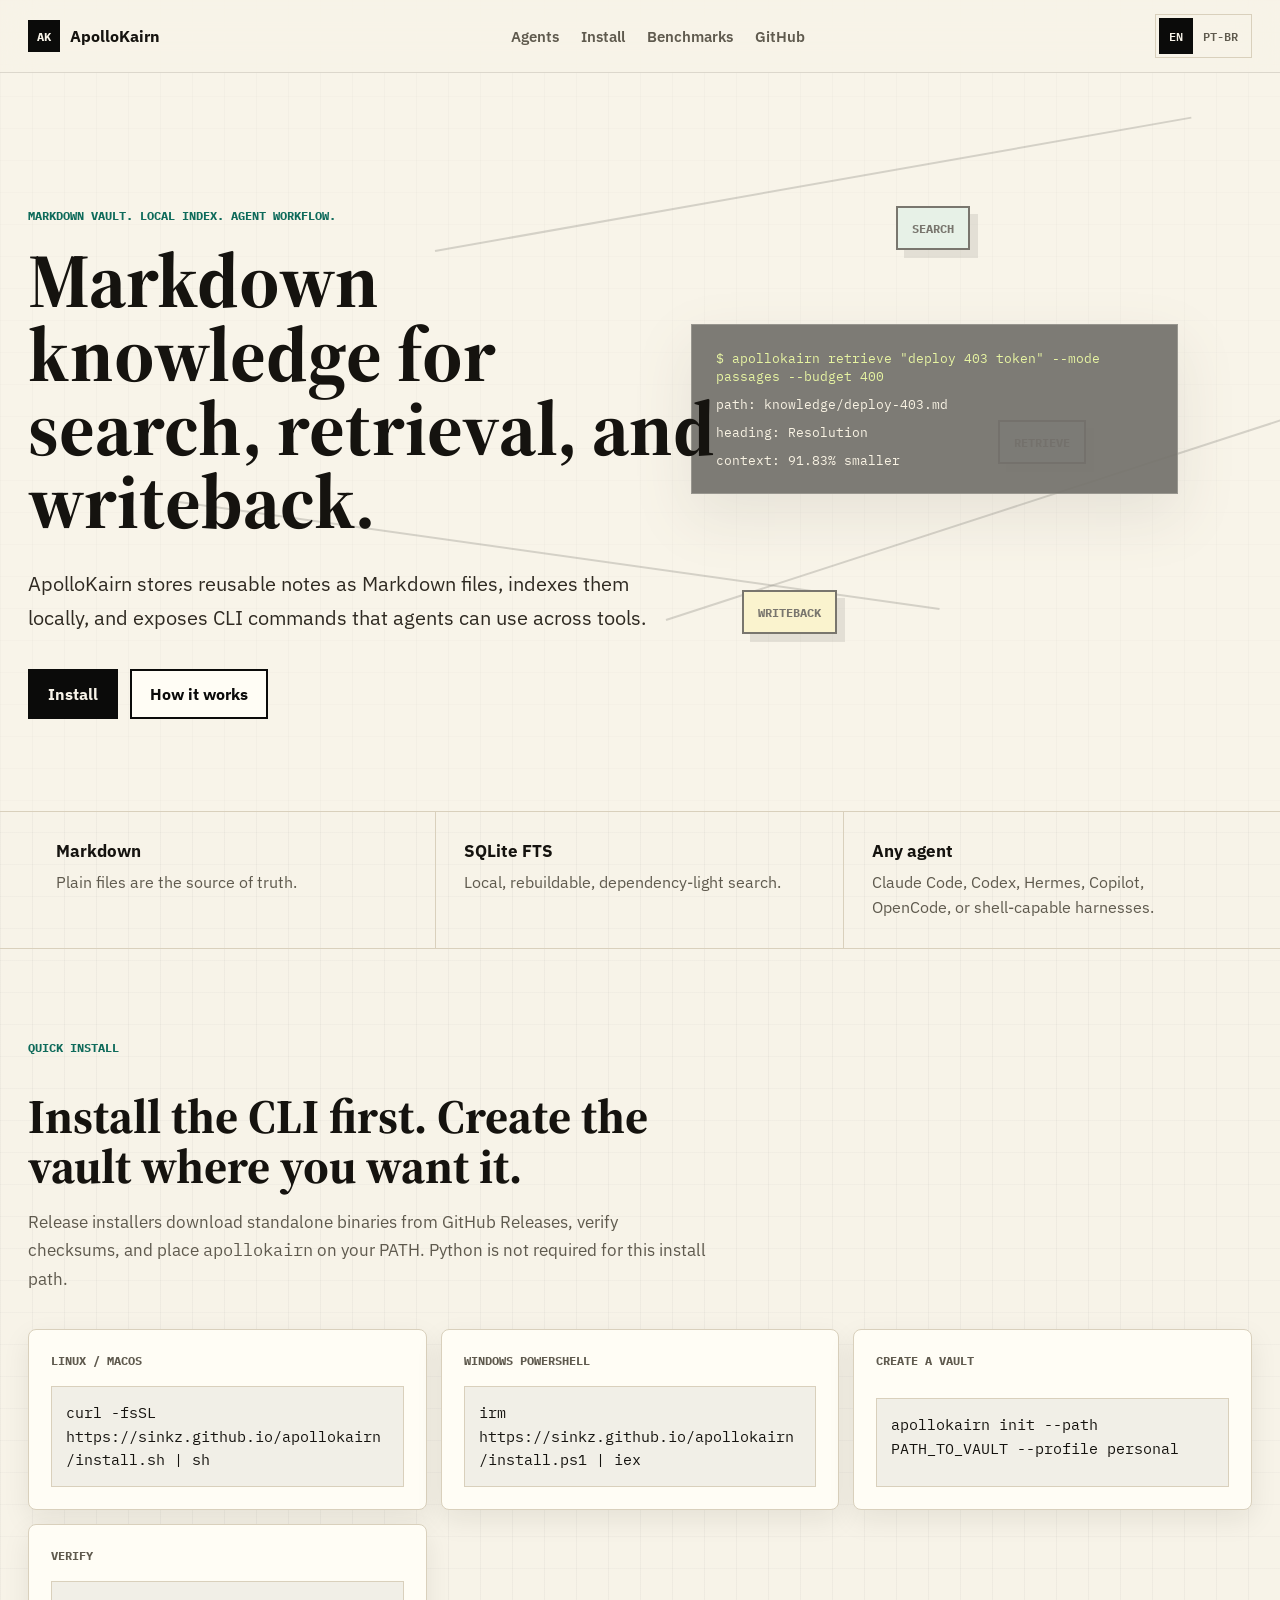
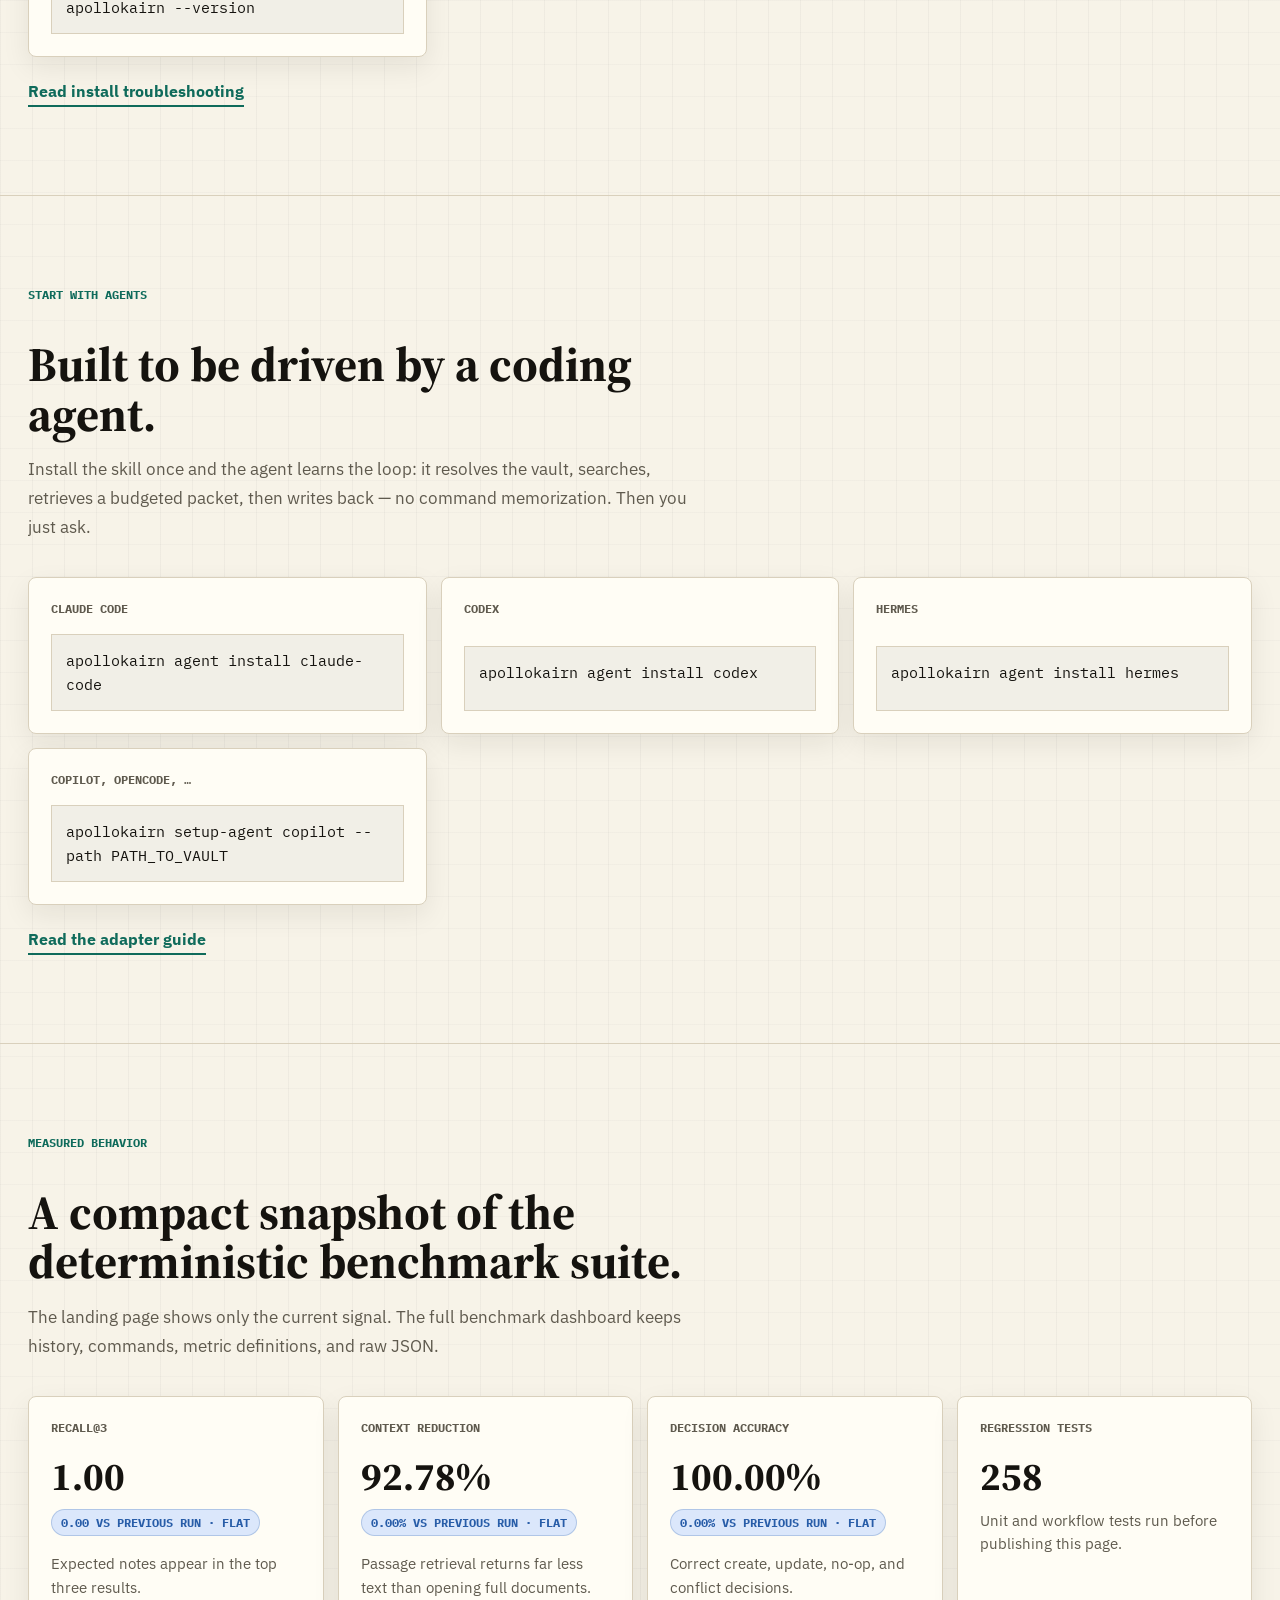
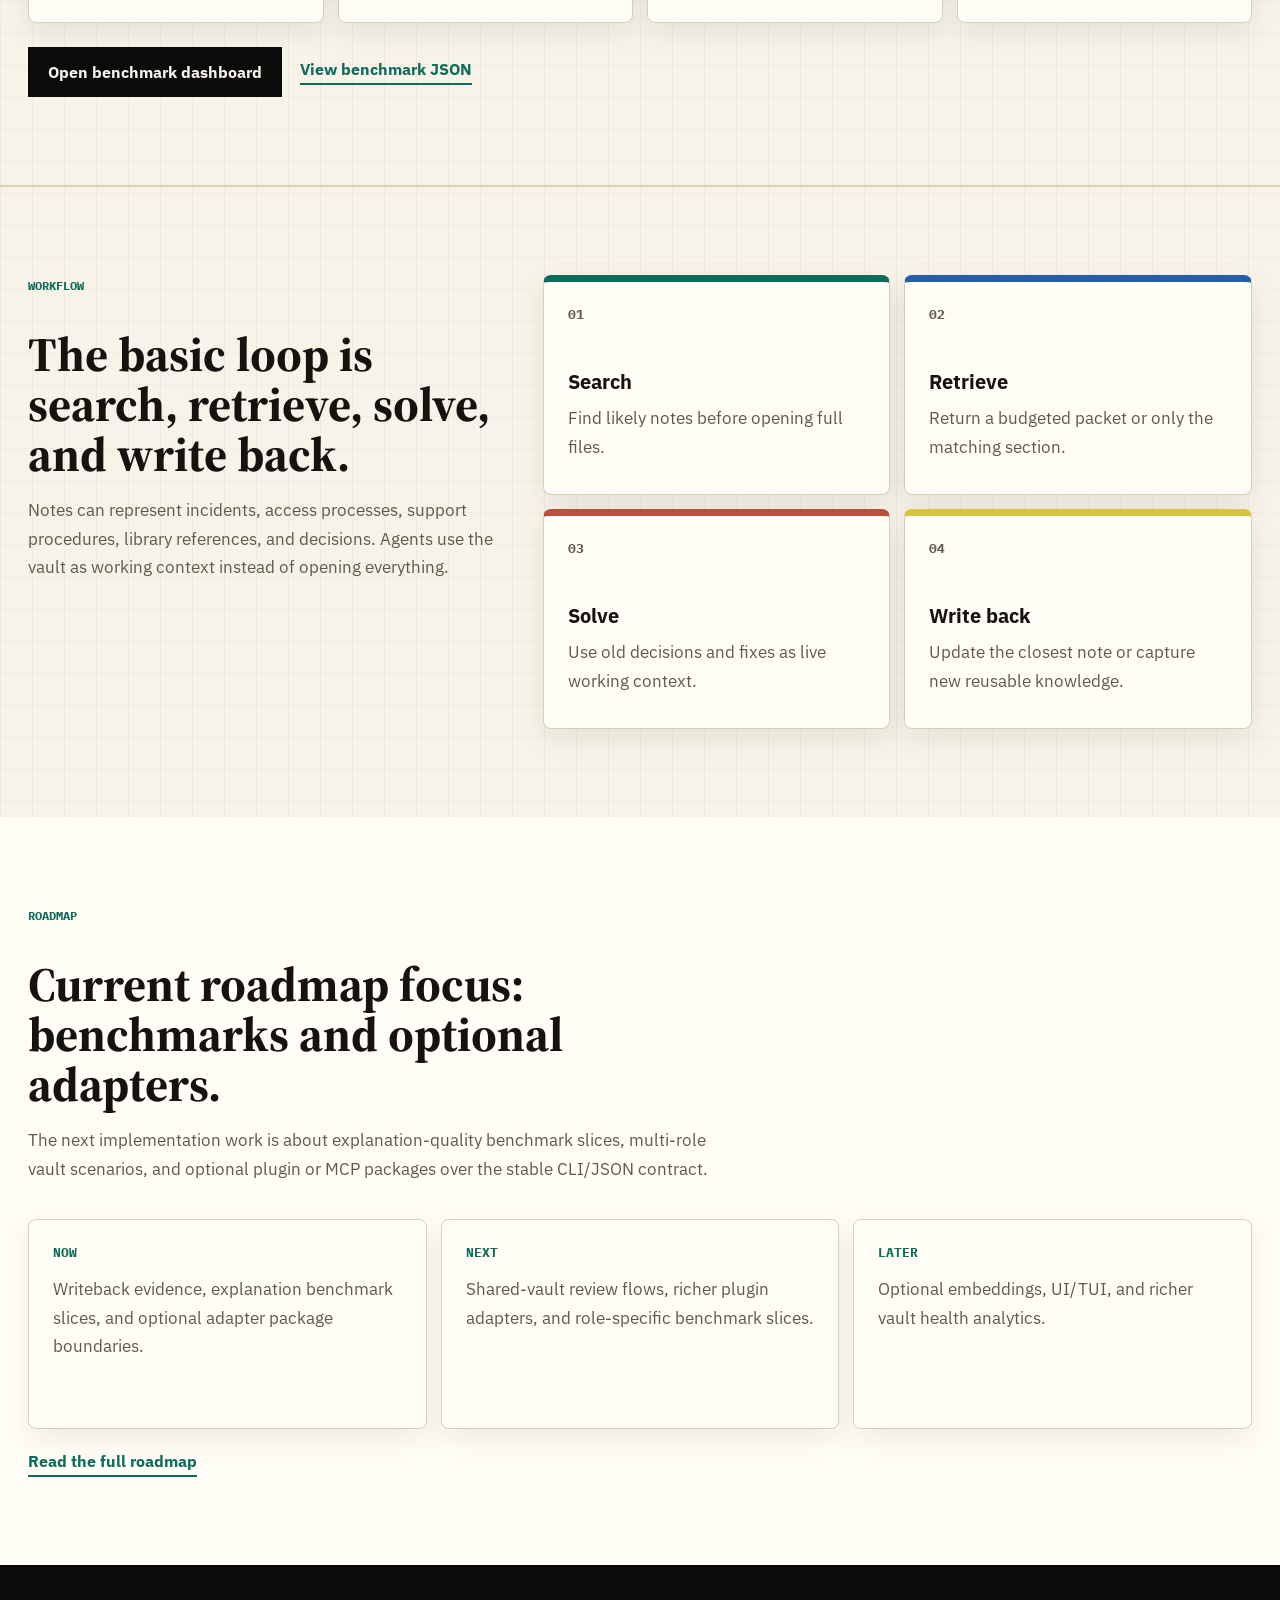
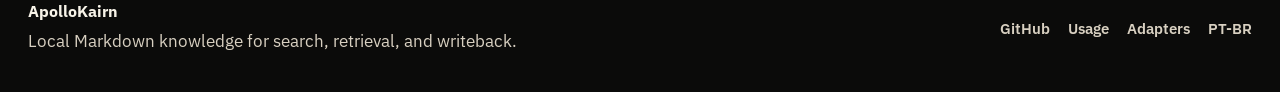
<file: docs/index.html>
<!doctype html>
<html lang="en">
  <head>
    <meta charset="utf-8" />
    <meta name="viewport" content="width=device-width, initial-scale=1" />
    <title>ApolloKairn - Markdown knowledge for agent workflows</title>
    <meta
      name="description"
      content="ApolloKairn is a local Markdown knowledge vault with CLI search, retrieval, writeback, and deterministic benchmarks."
    />
    <meta name="theme-color" content="#f7f3e8" />
    <meta property="og:title" content="ApolloKairn - Markdown knowledge for agent workflows" />
    <meta
      property="og:description"
      content="A local Markdown vault with SQLite search, budgeted retrieval, writeback, and benchmark data."
    />
    <link
      rel="icon"
      href='data:image/svg+xml,<svg xmlns="http://www.w3.org/2000/svg" viewBox="0 0 64 64"><rect width="64" height="64" fill="%2315130f"/><path d="M18 18h28v7H26v7h15v7H26v7h21v7H18z" fill="%23f7f3e8"/></svg>'
    />
    <link rel="stylesheet" href="assets/styles.css" />
  </head>
  <body data-lang="en">
    <a class="skip-link" href="#main">Skip to content</a>

    <header class="site-header" aria-label="Primary navigation">
      <a class="brand" href="#top" aria-label="ApolloKairn home">
        <span class="brand-mark">AK</span>
        <span>ApolloKairn</span>
      </a>
      <nav class="nav-links" aria-label="Page sections">
        <a href="#agents" data-lang-content="en">Agents</a>
        <a href="#agents" data-lang-content="pt">Agentes</a>
        <a href="#install">Install</a>
        <a href="benchmarks.html">Benchmarks</a>
        <a href="https://github.com/sinkz/apollokairn">GitHub</a>
      </nav>
      <div class="language-switch" aria-label="Language">
        <button class="language-button" type="button" data-set-lang="en" aria-pressed="true">EN</button>
        <button class="language-button" type="button" data-set-lang="pt" aria-pressed="false">PT-BR</button>
      </div>
    </header>

    <main id="main">
      <section class="hero" id="top">
        <div class="hero-scene" aria-hidden="true">
          <div class="scene-line line-one"></div>
          <div class="scene-line line-two"></div>
          <div class="scene-line line-three"></div>
          <div class="scene-block block-a">search</div>
          <div class="scene-block block-b">retrieve</div>
          <div class="scene-block block-c">writeback</div>
          <div class="scene-terminal">
            <span>$ apollokairn retrieve "deploy 403 token" --mode passages --budget 400</span>
            <span>path: knowledge/deploy-403.md</span>
            <span>heading: Resolution</span>
            <span>context: 91.83% smaller</span>
          </div>
        </div>
        <div class="hero-content">
          <p class="eyebrow" data-lang-content="en">Markdown vault. Local index. Agent workflow.</p>
          <p class="eyebrow" data-lang-content="pt">Vault Markdown. Índice local. Fluxo com agentes.</p>

          <h1 data-lang-content="en">Markdown knowledge for search, retrieval, and writeback.</h1>
          <h1 data-lang-content="pt">Conhecimento em Markdown para busca, recuperação e escrita.</h1>

          <p class="hero-copy" data-lang-content="en">
            ApolloKairn stores reusable notes as Markdown files, indexes them locally,
            and exposes CLI commands that agents can use across tools.
          </p>
          <p class="hero-copy" data-lang-content="pt">
            ApolloKairn armazena notas reutilizáveis como arquivos Markdown, indexa tudo
            localmente e expõe comandos de CLI que agentes podem usar em diferentes
            ferramentas.
          </p>

          <div class="hero-actions" aria-label="Primary actions">
            <a class="button primary" href="#install" data-lang-content="en">Install</a>
            <a class="button primary" href="#install" data-lang-content="pt">Instalar</a>
            <a class="button secondary" href="learn.html" data-lang-content="en">How it works</a>
            <a class="button secondary" href="learn.html" data-lang-content="pt">Como funciona</a>
          </div>
        </div>
      </section>

      <section class="proof-band" aria-label="Project facts">
        <div class="proof-item">
          <strong>Markdown</strong>
          <span data-lang-content="en">Plain files are the source of truth.</span>
          <span data-lang-content="pt">Arquivos simples são a fonte da verdade.</span>
        </div>
        <div class="proof-item">
          <strong>SQLite FTS</strong>
          <span data-lang-content="en">Local, rebuildable, dependency-light search.</span>
          <span data-lang-content="pt">Busca local, reconstruível e leve.</span>
        </div>
        <div class="proof-item">
          <strong>Any agent</strong>
          <span data-lang-content="en">Claude Code, Codex, Hermes, Copilot, OpenCode, or shell-capable harnesses.</span>
          <span data-lang-content="pt">Claude Code, Codex, Hermes, Copilot, OpenCode ou harnesses com shell.</span>
        </div>
      </section>

      <section class="section install-section" id="install">
        <div class="section-heading compact">
          <p class="eyebrow" data-lang-content="en">Quick install</p>
          <p class="eyebrow" data-lang-content="pt">Instalação rápida</p>
          <h2 data-lang-content="en">Install the CLI first. Create the vault where you want it.</h2>
          <h2 data-lang-content="pt">Instale a CLI primeiro. Crie o vault onde você quiser.</h2>
          <p data-lang-content="en">
            Release installers download standalone binaries from GitHub Releases,
            verify checksums, and place <code>apollokairn</code> on your PATH. Python is
            not required for this install path.
          </p>
          <p data-lang-content="pt">
            Os instaladores baixam binários standalone do GitHub Releases,
            validam checksums e colocam <code>apollokairn</code> no PATH. Python não é
            necessário neste caminho de instalação.
          </p>
        </div>

        <div class="install-grid">
          <article class="install-card">
            <span>Linux / macOS</span>
            <code>curl -fsSL https://sinkz.github.io/apollokairn/install.sh | sh</code>
          </article>
          <article class="install-card">
            <span>Windows PowerShell</span>
            <code>irm https://sinkz.github.io/apollokairn/install.ps1 | iex</code>
          </article>
          <article class="install-card">
            <span data-lang-content="en">Create a vault</span>
            <span data-lang-content="pt">Criar um vault</span>
            <code>apollokairn init --path PATH_TO_VAULT --profile personal</code>
          </article>
          <article class="install-card">
            <span data-lang-content="en">Verify</span>
            <span data-lang-content="pt">Verificar</span>
            <code>apollokairn --version</code>
          </article>
        </div>

        <a class="text-link" href="guides/quick-install.md" data-lang-content="en">Read install troubleshooting</a>
        <a class="text-link" href="guides/quick-install.pt-BR.md" data-lang-content="pt">Ver solução de problemas de instalação</a>
      </section>

      <section class="section install-section" id="agents">
        <div class="section-heading compact">
          <p class="eyebrow" data-lang-content="en">Start with agents</p>
          <p class="eyebrow" data-lang-content="pt">Comece com agentes</p>
          <h2 data-lang-content="en">Built to be driven by a coding agent.</h2>
          <h2 data-lang-content="pt">Feito para ser conduzido por um agente de código.</h2>
          <p data-lang-content="en">
            Install the skill once and the agent learns the loop: it resolves the
            vault, searches, retrieves a budgeted packet, then writes back — no
            command memorization. Then you just ask.
          </p>
          <p data-lang-content="pt">
            Instale a skill uma vez e o agente aprende o fluxo: ele resolve o vault,
            busca, recupera um pacote com orçamento e registra de volta — sem decorar
            comandos. Depois é só perguntar.
          </p>
        </div>

        <div class="install-grid">
          <article class="install-card">
            <span>Claude Code</span>
            <code>apollokairn agent install claude-code</code>
          </article>
          <article class="install-card">
            <span>Codex</span>
            <code>apollokairn agent install codex</code>
          </article>
          <article class="install-card">
            <span>Hermes</span>
            <code>apollokairn agent install hermes</code>
          </article>
          <article class="install-card">
            <span data-lang-content="en">Copilot, OpenCode, …</span>
            <span data-lang-content="pt">Copilot, OpenCode, …</span>
            <code>apollokairn setup-agent copilot --path PATH_TO_VAULT</code>
          </article>
        </div>

        <a class="text-link" href="https://github.com/sinkz/apollokairn/blob/main/docs/guides/adapters.md" data-lang-content="en">Read the adapter guide</a>
        <a class="text-link" href="https://github.com/sinkz/apollokairn/blob/main/docs/guides/adapters.pt-BR.md" data-lang-content="pt">Ler o guia de adapters</a>
      </section>

      <section class="section benchmark-preview-section" id="benchmarks">
        <div class="section-heading compact">
          <p class="eyebrow" data-lang-content="en">Measured behavior</p>
          <p class="eyebrow" data-lang-content="pt">Comportamento medido</p>
          <h2 data-lang-content="en">A compact snapshot of the deterministic benchmark suite.</h2>
          <h2 data-lang-content="pt">Um snapshot compacto da suíte determinística de benchmarks.</h2>
          <p data-lang-content="en">
            The landing page shows only the current signal. The full benchmark
            dashboard keeps history, commands, metric definitions, and raw JSON.
          </p>
          <p data-lang-content="pt">
            A landing mostra apenas o sinal atual. O dashboard completo mantém
            histórico, comandos, definições de métricas e JSON bruto.
          </p>
        </div>

        <figure class="section-figure" data-lang-content="pt">
          <img
            src="assets/diagrams/benchmarks.png"
            alt="Benchmark ApolloKairn: fixture, query, ranking, golden"
            loading="lazy"
          />
          <figcaption>Benchmark é contrato de comportamento — fixture, query, ranking, golden.</figcaption>
        </figure>

        <div class="benchmark-preview-grid" id="benchmark-preview-cards" aria-live="polite">
          <article class="metric-card">
            <span>Recall@3</span>
            <strong>1.00</strong>
            <p>Expected notes appear in the top three results.</p>
          </article>
          <article class="metric-card">
            <span>Context reduction</span>
            <strong>91.83%</strong>
            <p>Passage retrieval returns far less text than opening full documents.</p>
          </article>
        </div>

        <div class="benchmark-preview-actions">
          <a class="button primary" href="benchmarks.html" data-lang-content="en">Open benchmark dashboard</a>
          <a class="button primary" href="benchmarks.html" data-lang-content="pt">Abrir dashboard de benchmarks</a>
          <a class="text-link" href="data/benchmarks.json" data-lang-content="en">View benchmark JSON</a>
          <a class="text-link" href="data/benchmarks.json" data-lang-content="pt">Ver JSON dos benchmarks</a>
        </div>

        <noscript>
          <p class="noscript-note">Benchmark cards use JavaScript to load docs/data/benchmarks.json.</p>
        </noscript>
      </section>

      <section class="section split-section" id="workflow">
        <div class="section-heading compact">
          <p class="eyebrow" data-lang-content="en">Workflow</p>
          <p class="eyebrow" data-lang-content="pt">Fluxo</p>
          <h2 data-lang-content="en">The basic loop is search, retrieve, solve, and write back.</h2>
          <h2 data-lang-content="pt">O fluxo básico é buscar, recuperar, resolver e registrar.</h2>
          <p data-lang-content="en">
            Notes can represent incidents, access processes, support procedures,
            library references, and decisions. Agents use the vault as working
            context instead of opening everything.
          </p>
          <p data-lang-content="pt">
            Notas podem representar incidentes, processos de acesso, procedimentos
            de suporte, referências de bibliotecas e decisões. Agentes usam o vault
            como contexto de trabalho sem abrir tudo.
          </p>
        </div>

        <figure class="section-figure full" data-lang-content="pt">
          <img
            src="assets/diagrams/workflow.png"
            alt="Fluxo do agente ApolloKairn: vault current, search, retrieve, writeback"
            loading="lazy"
          />
          <figcaption>O agente usa um contrato — vault current, search, retrieve, writeback.</figcaption>
        </figure>

        <div class="workflow-grid" data-lang-content="en">
          <article class="workflow-card accent-green">
            <span>01</span>
            <h3 data-lang-content="en">Search</h3>
            <h3 data-lang-content="pt">Buscar</h3>
            <p data-lang-content="en">Find likely notes before opening full files.</p>
            <p data-lang-content="pt">Encontre notas prováveis antes de abrir arquivos completos.</p>
          </article>
          <article class="workflow-card accent-blue">
            <span>02</span>
            <h3 data-lang-content="en">Retrieve</h3>
            <h3 data-lang-content="pt">Recuperar</h3>
            <p data-lang-content="en">Return a budgeted packet or only the matching section.</p>
            <p data-lang-content="pt">Retorne um pacote com orçamento ou só a seção relevante.</p>
          </article>
          <article class="workflow-card accent-coral">
            <span>03</span>
            <h3 data-lang-content="en">Solve</h3>
            <h3 data-lang-content="pt">Resolver</h3>
            <p data-lang-content="en">Use old decisions and fixes as live working context.</p>
            <p data-lang-content="pt">Use decisões e correções antigas como contexto de trabalho.</p>
          </article>
          <article class="workflow-card accent-yellow">
            <span>04</span>
            <h3 data-lang-content="en">Write back</h3>
            <h3 data-lang-content="pt">Registrar</h3>
            <p data-lang-content="en">Update the closest note or capture new reusable knowledge.</p>
            <p data-lang-content="pt">Atualize a nota mais próxima ou registre novo conhecimento.</p>
          </article>
        </div>
      </section>

      <section class="section roadmap-preview" id="roadmap">
        <div class="section-heading compact">
          <p class="eyebrow" data-lang-content="en">Roadmap</p>
          <p class="eyebrow" data-lang-content="pt">Roadmap</p>
          <h2 data-lang-content="en">Current roadmap focus: benchmarks and optional adapters.</h2>
          <h2 data-lang-content="pt">Foco atual do roadmap: benchmarks e adapters opcionais.</h2>
          <p data-lang-content="en">
            The next implementation work is about explanation-quality benchmark
            slices, multi-role vault scenarios, and optional plugin or MCP
            packages over the stable CLI/JSON contract.
          </p>
          <p data-lang-content="pt">
            A próxima implementação é criar benchmarks de qualidade de explicação,
            cenários de vault por perfil e pacotes opcionais de plugin ou MCP
            sobre o contrato estável de CLI/JSON.
          </p>
        </div>
        <div class="roadmap-columns">
          <article>
            <span>Now</span>
            <p data-lang-content="en">Writeback evidence, explanation benchmark slices, and optional adapter package boundaries.</p>
            <p data-lang-content="pt">Evidência de escrita, benchmarks de explicação e limites para pacotes opcionais de adapters.</p>
          </article>
          <article>
            <span>Next</span>
            <p data-lang-content="en">Shared-vault review flows, richer plugin adapters, and role-specific benchmark slices.</p>
            <p data-lang-content="pt">Revisão de vaults compartilhados, plugins mais ricos e benchmarks por perfil.</p>
          </article>
          <article>
            <span>Later</span>
            <p data-lang-content="en">Optional embeddings, UI/TUI, and richer vault health analytics.</p>
            <p data-lang-content="pt">Embeddings opcionais, UI/TUI e análises mais ricas de saúde do vault.</p>
          </article>
        </div>
        <a class="text-link" href="https://github.com/sinkz/apollokairn/blob/main/ROADMAP.md" data-lang-content="en">Read the full roadmap</a>
        <a class="text-link" href="https://github.com/sinkz/apollokairn/blob/main/ROADMAP.md" data-lang-content="pt">Ler o roadmap completo</a>
      </section>
    </main>

    <footer class="site-footer">
      <div>
        <strong>ApolloKairn</strong>
        <p data-lang-content="en">Local Markdown knowledge for search, retrieval, and writeback.</p>
        <p data-lang-content="pt">Conhecimento local em Markdown para busca, recuperação e escrita.</p>
      </div>
      <div class="footer-links">
        <a href="https://github.com/sinkz/apollokairn">GitHub</a>
        <a href="https://github.com/sinkz/apollokairn/blob/main/docs/guides/usage.md">Usage</a>
        <a href="https://github.com/sinkz/apollokairn/blob/main/docs/guides/adapters.md">Adapters</a>
        <a href="https://github.com/sinkz/apollokairn/blob/main/docs/guides/usage.pt-BR.md">PT-BR</a>
      </div>
    </footer>

    <script src="assets/site.js"></script>
  </body>
</html>
</file>
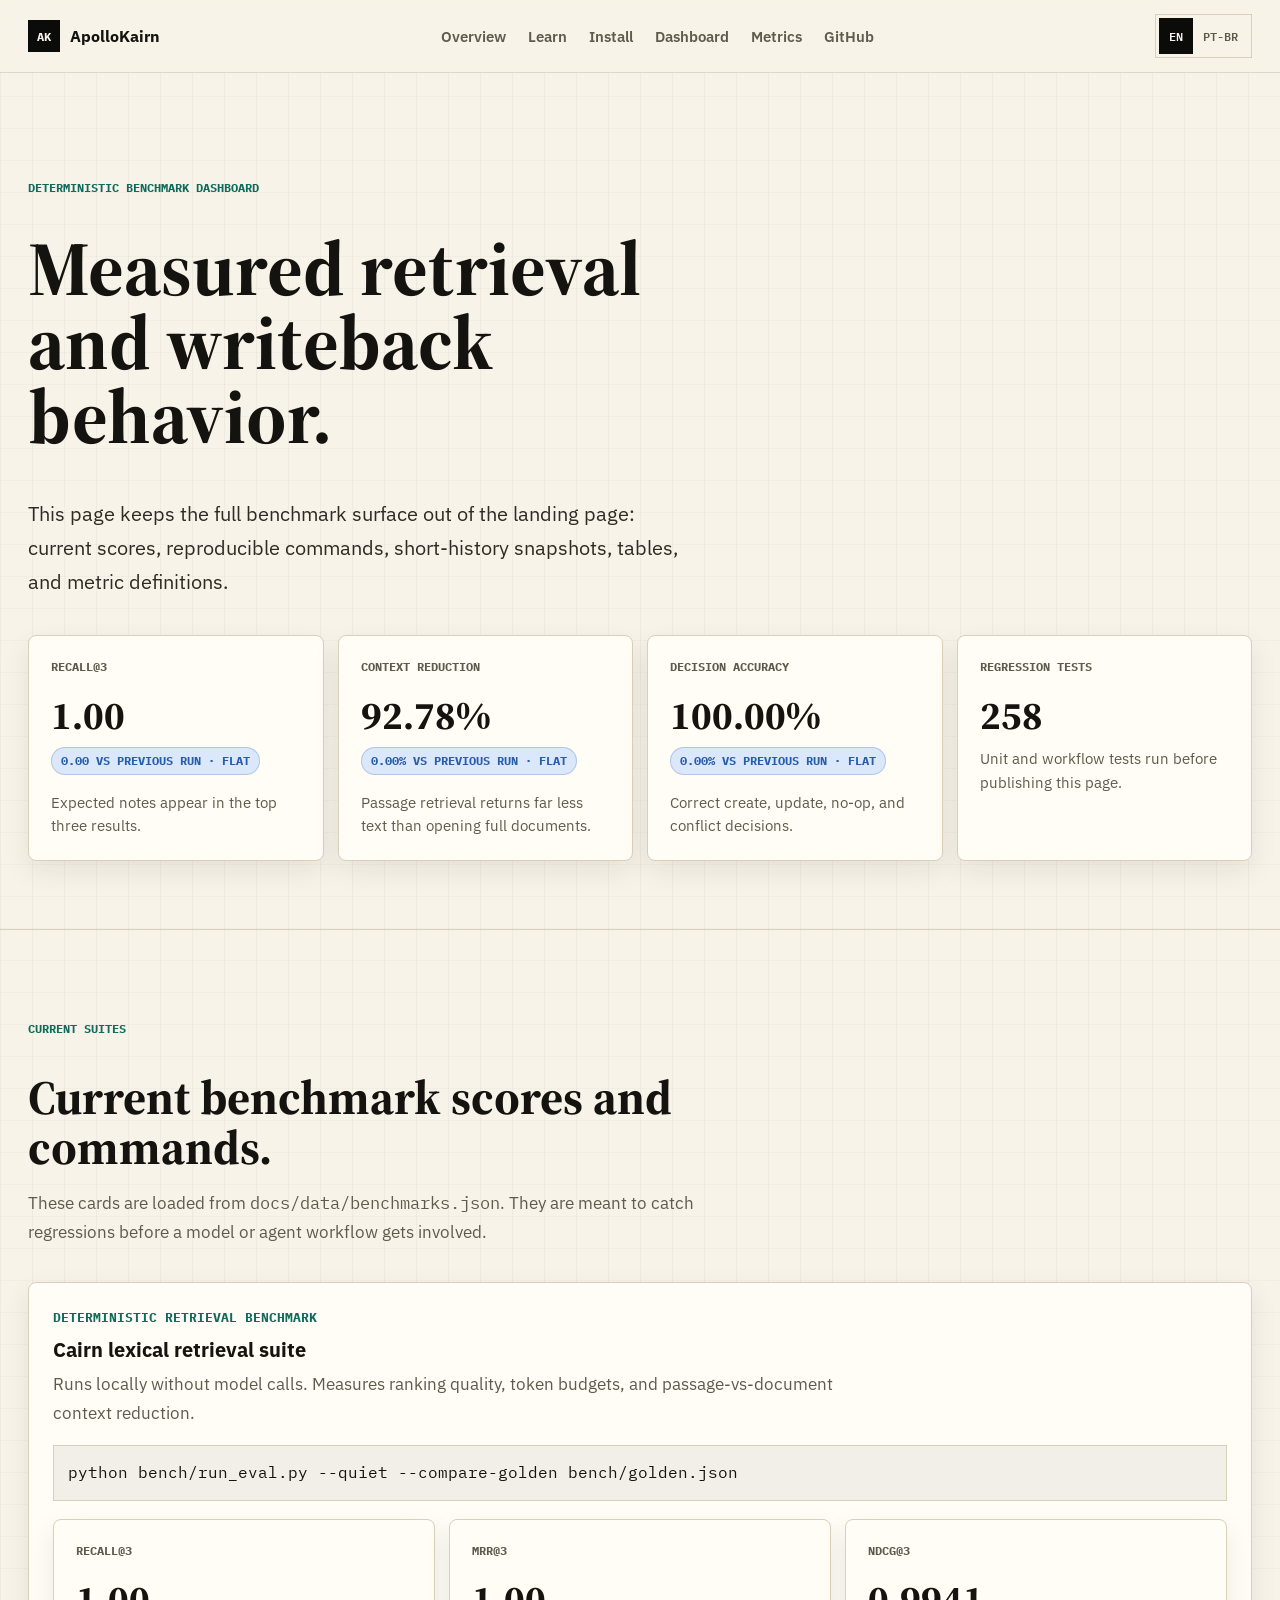
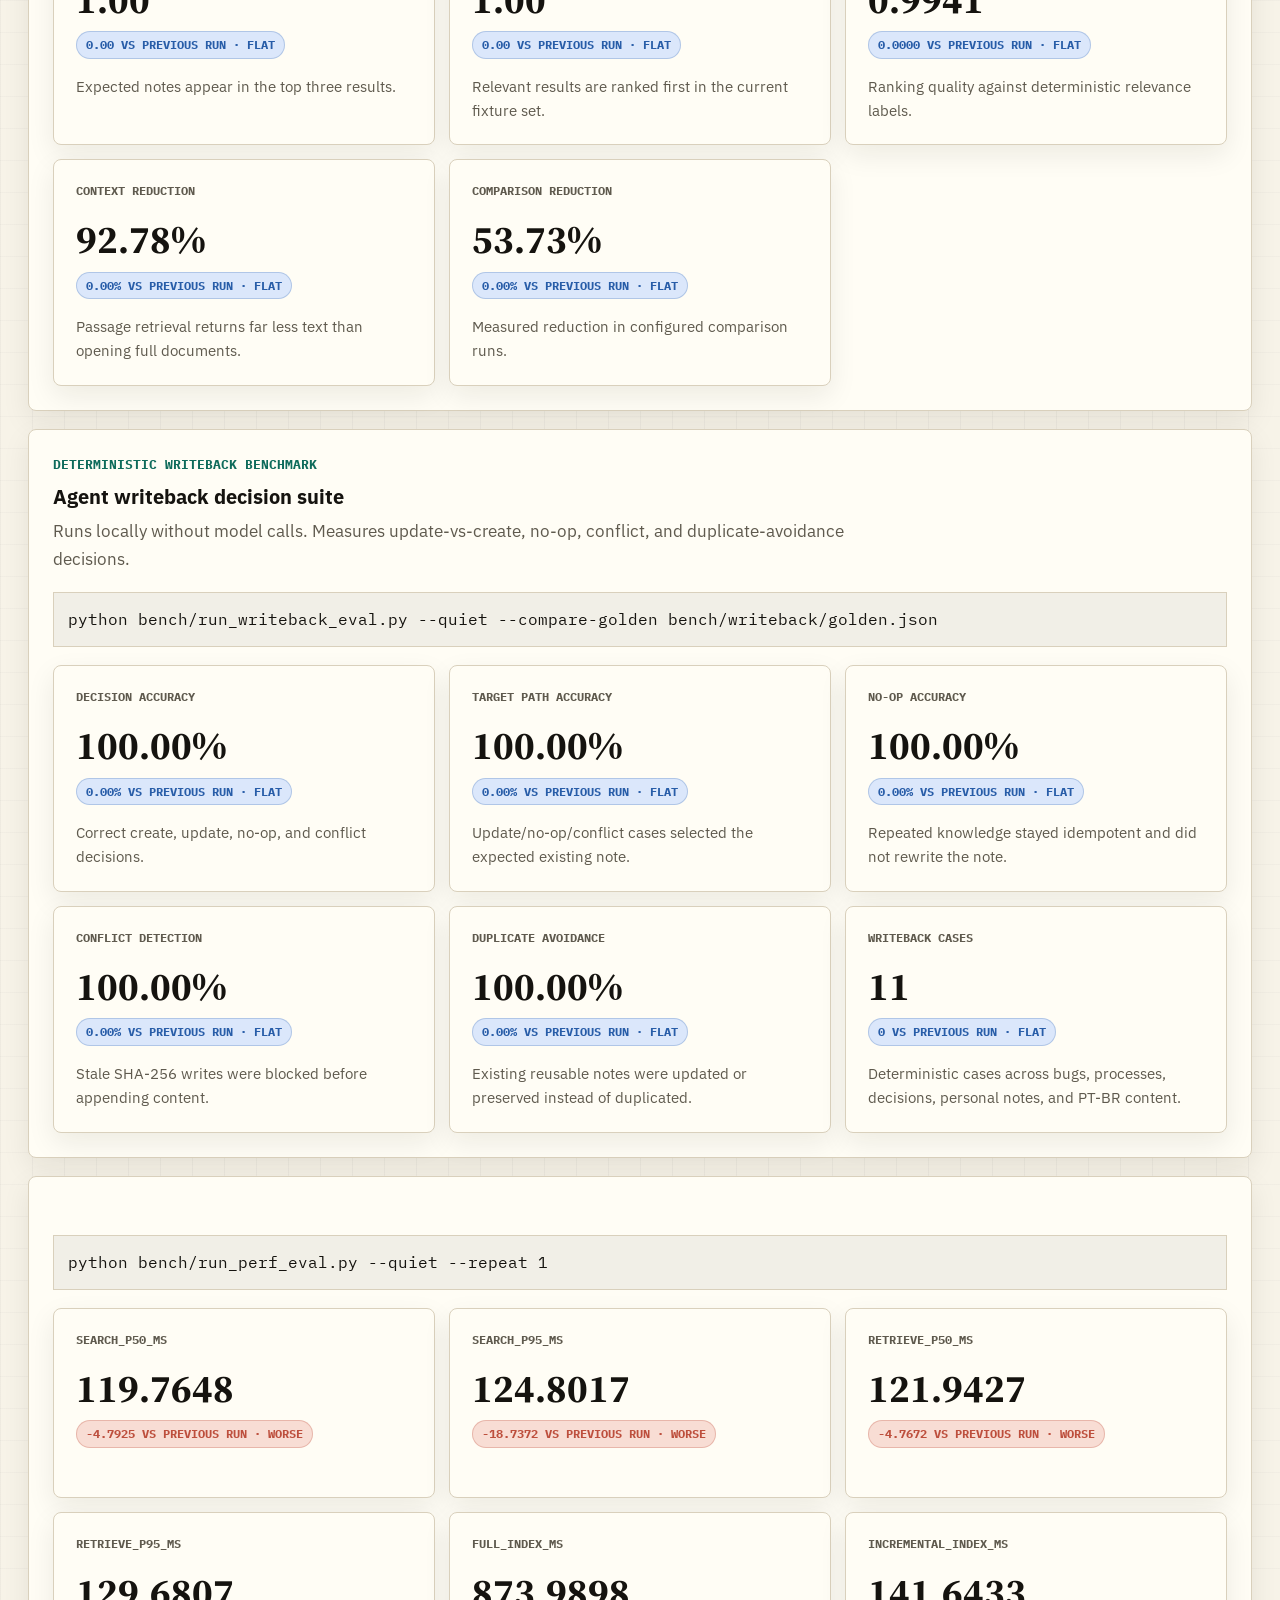
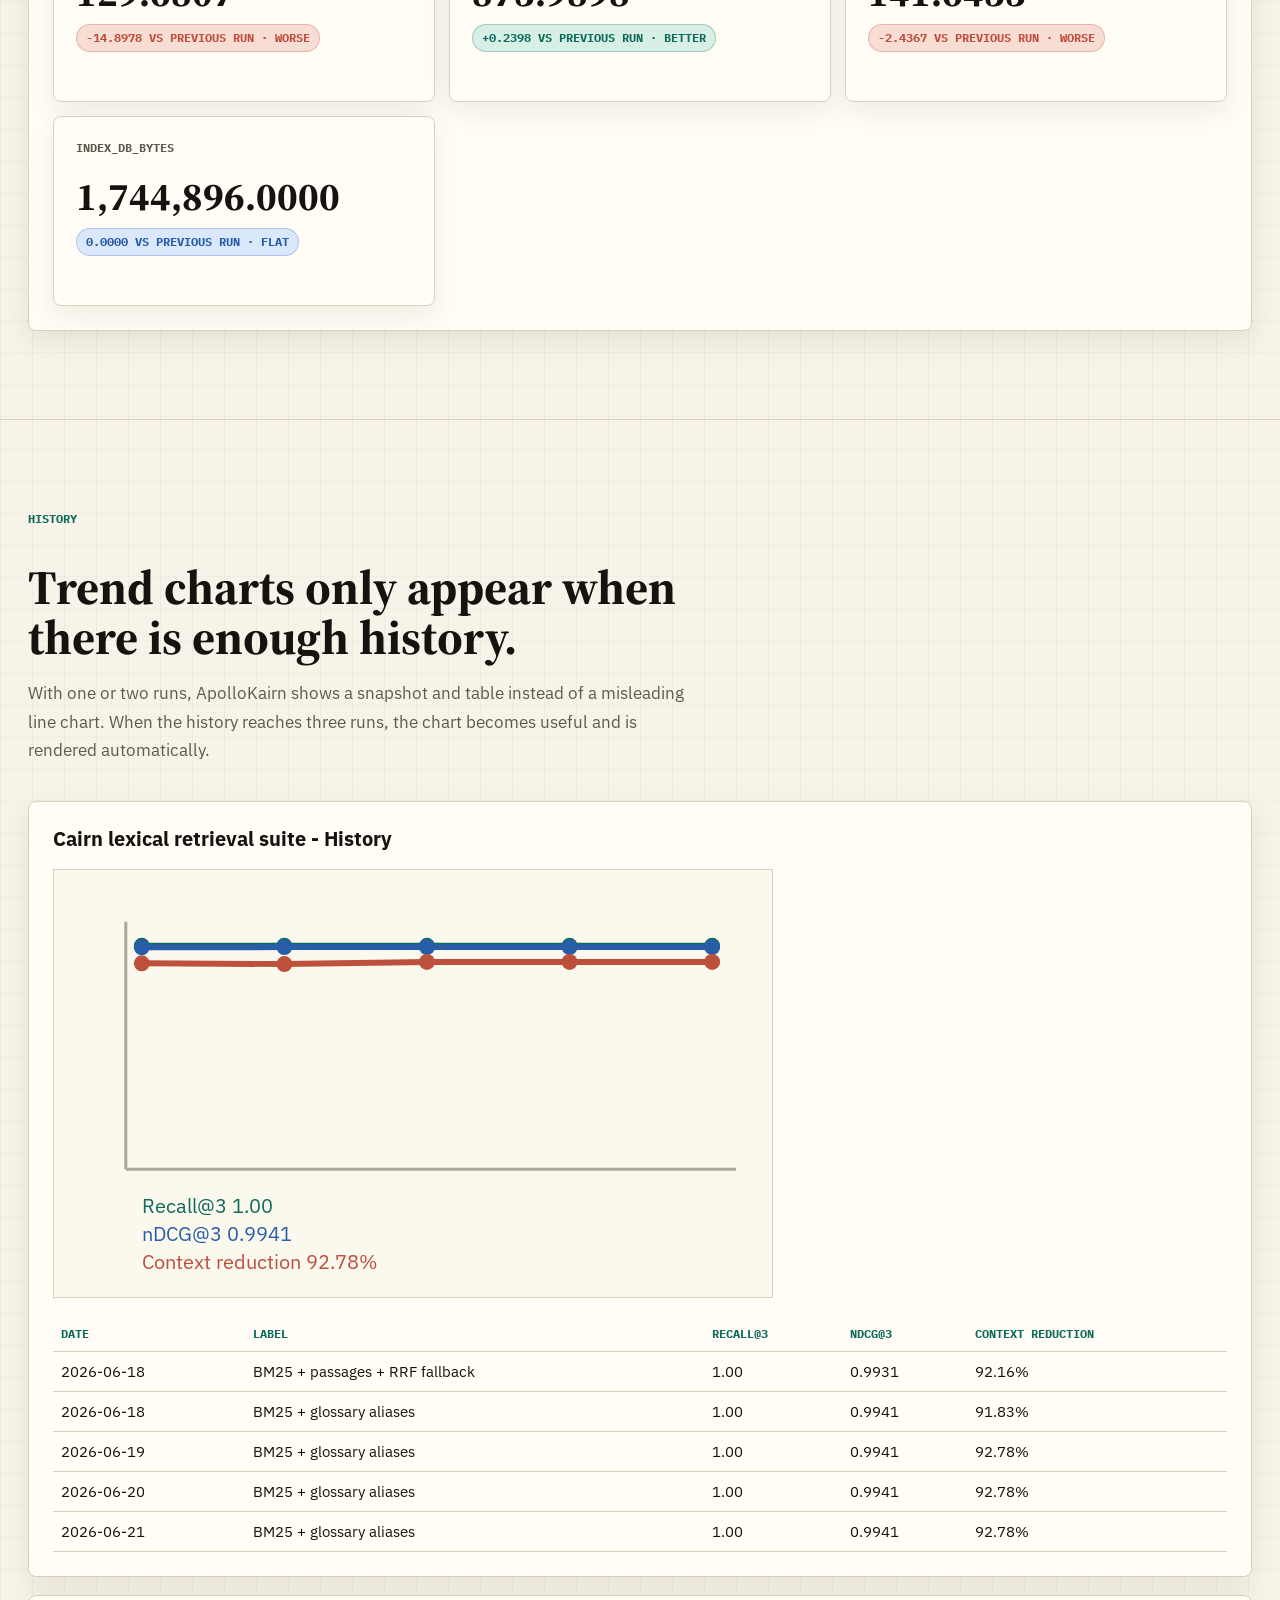
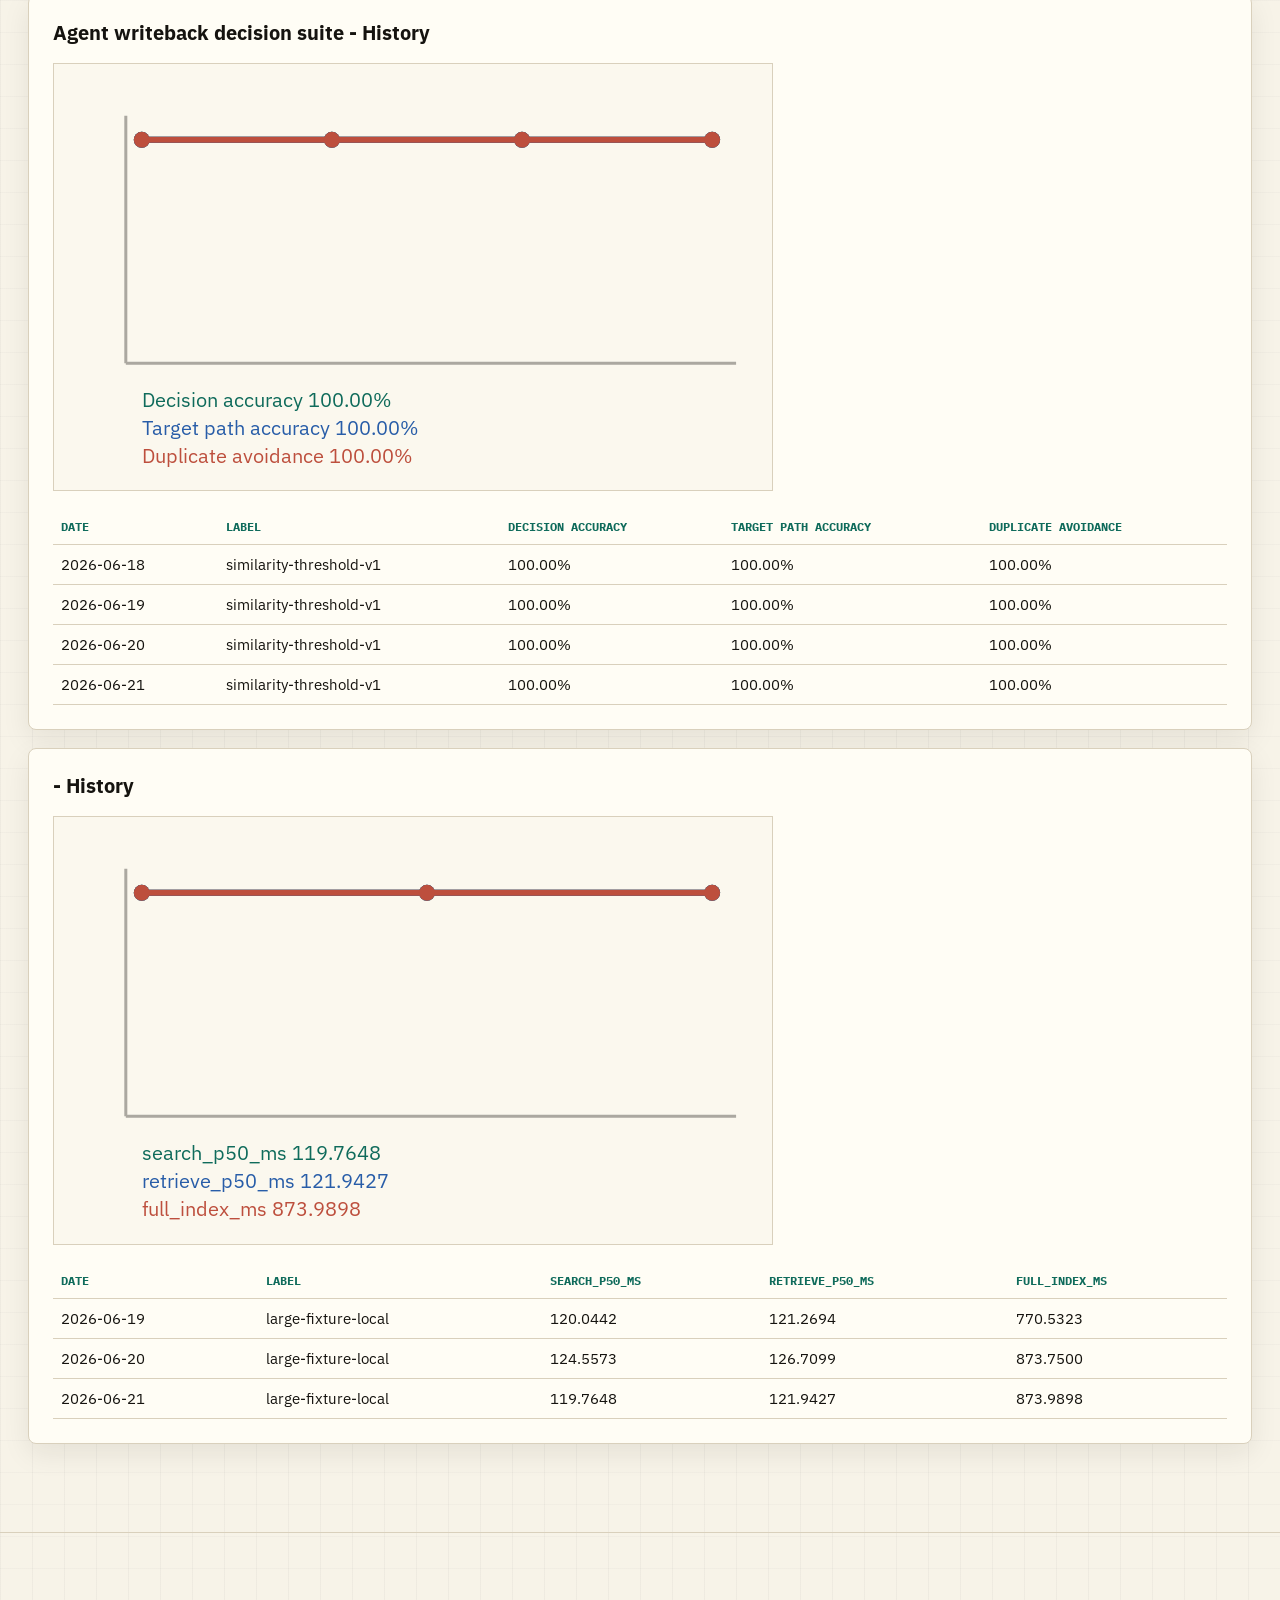
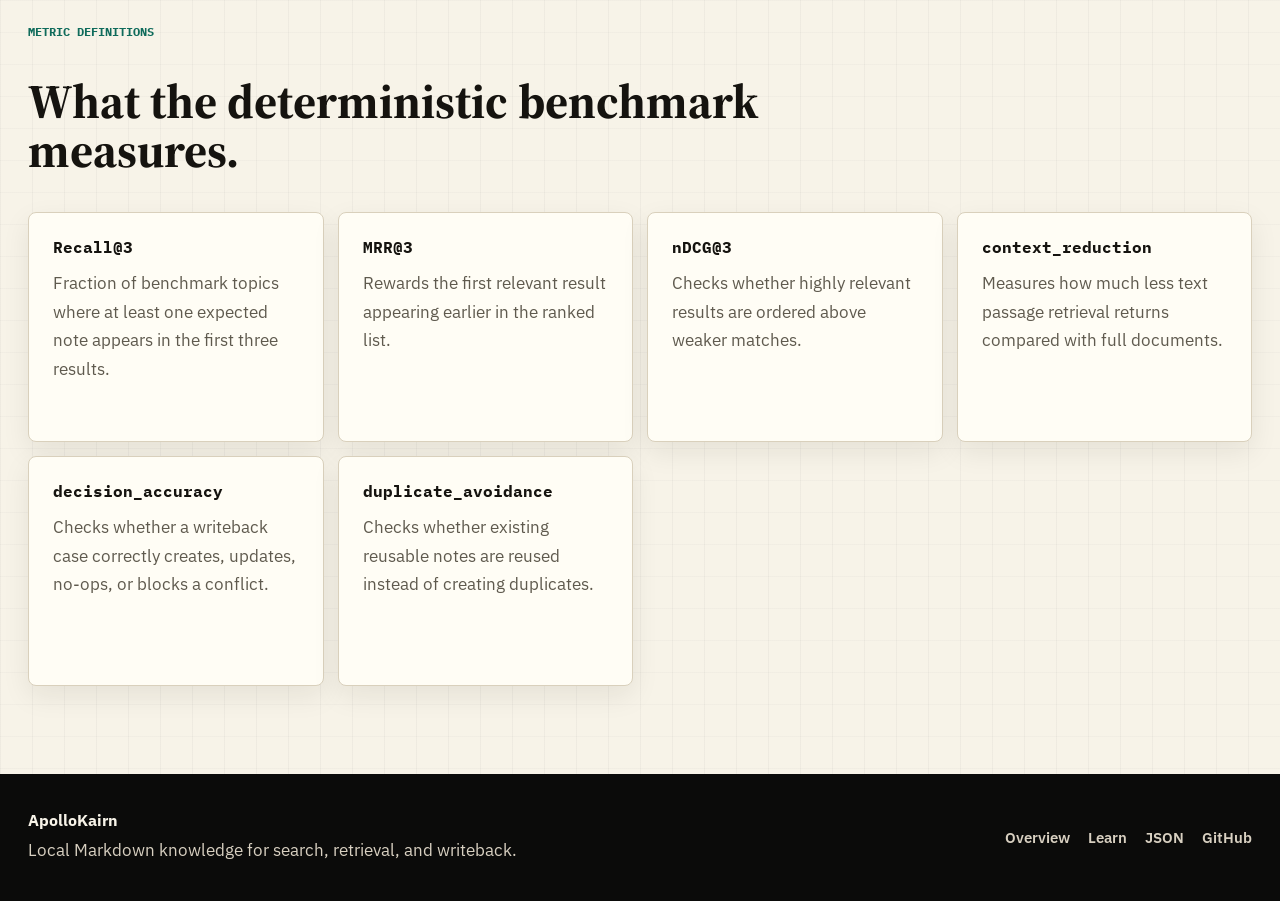
<file: docs/benchmarks.html>
<!doctype html>
<html lang="en">
  <head>
    <meta charset="utf-8" />
    <meta name="viewport" content="width=device-width, initial-scale=1" />
    <title>ApolloKairn Benchmarks - Deterministic retrieval and writeback</title>
    <meta
      name="description"
      content="Deterministic ApolloKairn benchmark dashboard for retrieval, context reduction, writeback decisions, history, and reproducible commands."
    />
    <meta name="theme-color" content="#f7f3e8" />
    <meta property="og:title" content="ApolloKairn Benchmarks" />
    <meta
      property="og:description"
      content="Current deterministic benchmark metrics and history for ApolloKairn retrieval and writeback."
    />
    <link
      rel="icon"
      href='data:image/svg+xml,<svg xmlns="http://www.w3.org/2000/svg" viewBox="0 0 64 64"><rect width="64" height="64" fill="%2315130f"/><path d="M18 18h28v7H26v7h15v7H26v7h21v7H18z" fill="%23f7f3e8"/></svg>'
    />
    <link rel="stylesheet" href="assets/styles.css" />
  </head>
  <body data-lang="en" data-benchmark-page>
    <a class="skip-link" href="#main">Skip to content</a>

    <header class="site-header" aria-label="Primary navigation">
      <a class="brand" href="index.html" aria-label="ApolloKairn home">
        <span class="brand-mark">AK</span>
        <span>ApolloKairn</span>
      </a>
      <nav class="nav-links" aria-label="Page sections">
        <a href="index.html">Overview</a>
        <a href="learn.html">Learn</a>
        <a href="index.html#install">Install</a>
        <a href="#dashboard">Dashboard</a>
        <a href="#metrics">Metrics</a>
        <a href="https://github.com/sinkz/apollokairn">GitHub</a>
      </nav>
      <div class="language-switch" aria-label="Language">
        <button class="language-button" type="button" data-set-lang="en" aria-pressed="true">EN</button>
        <button class="language-button" type="button" data-set-lang="pt" aria-pressed="false">PT-BR</button>
      </div>
    </header>

    <main id="main">
      <section class="benchmark-hero" id="top">
        <div class="section-heading">
          <p class="eyebrow" data-lang-content="en">Deterministic benchmark dashboard</p>
          <p class="eyebrow" data-lang-content="pt">Dashboard determinístico de benchmarks</p>
          <h1 data-lang-content="en">Measured retrieval and writeback behavior.</h1>
          <h1 data-lang-content="pt">Comportamento medido de recuperação e escrita.</h1>
          <p class="hero-copy" data-lang-content="en">
            This page keeps the full benchmark surface out of the landing page:
            current scores, reproducible commands, short-history snapshots,
            tables, and metric definitions.
          </p>
          <p class="hero-copy" data-lang-content="pt">
            Esta página tira a superfície completa de benchmark da landing:
            scores atuais, comandos reproduzíveis, snapshots de histórico curto,
            tabelas e definições de métricas.
          </p>
        </div>

        <div class="benchmark-preview-grid" id="benchmark-preview-cards" aria-live="polite">
          <article class="metric-card">
            <span>Recall@3</span>
            <strong>1.00</strong>
            <p>Expected notes appear in the top three results.</p>
          </article>
          <article class="metric-card">
            <span>context_reduction</span>
            <strong>92.78%</strong>
            <p>Passage retrieval returns far less text than opening full documents.</p>
          </article>
        </div>
      </section>

      <section class="section benchmark-dashboard" id="dashboard">
        <div class="section-heading compact">
          <p class="eyebrow" data-lang-content="en">Current suites</p>
          <p class="eyebrow" data-lang-content="pt">Suítes atuais</p>
          <h2 data-lang-content="en">Current benchmark scores and commands.</h2>
          <h2 data-lang-content="pt">Scores atuais e comandos dos benchmarks.</h2>
          <p data-lang-content="en">
            These cards are loaded from <code>docs/data/benchmarks.json</code>.
            They are meant to catch regressions before a model or agent workflow
            gets involved.
          </p>
          <p data-lang-content="pt">
            Estes cards são carregados de <code>docs/data/benchmarks.json</code>.
            Eles servem para capturar regressões antes de envolver um modelo ou
            fluxo com agente.
          </p>
        </div>

        <div class="suite-stack" id="benchmark-suites" aria-live="polite">
          <article class="metric-card">
            <span>Benchmark</span>
            <strong>JSON</strong>
            <p>Benchmark suites are loaded from docs/data/benchmarks.json.</p>
          </article>
        </div>
      </section>

      <section class="section benchmark-dashboard" id="history">
        <div class="section-heading compact">
          <p class="eyebrow" data-lang-content="en">History</p>
          <p class="eyebrow" data-lang-content="pt">Histórico</p>
          <h2 data-lang-content="en">Trend charts only appear when there is enough history.</h2>
          <h2 data-lang-content="pt">Gráficos de tendência só aparecem quando há histórico suficiente.</h2>
          <p data-lang-content="en">
            With one or two runs, ApolloKairn shows a snapshot and table instead of a
            misleading line chart. When the history reaches three runs, the chart
            becomes useful and is rendered automatically.
          </p>
          <p data-lang-content="pt">
            Com uma ou duas rodadas, o ApolloKairn mostra snapshot e tabela em vez de
            um gráfico de linha enganoso. Quando o histórico chega a três rodadas,
            o gráfico passa a ser útil e é renderizado automaticamente.
          </p>
        </div>

        <div class="history-panel" id="benchmark-history">
          <article class="metric-card">
            <span>History</span>
            <strong>JSON</strong>
            <p>Benchmark history is loaded from docs/data/benchmarks.json.</p>
          </article>
        </div>
      </section>

      <section class="section" id="metrics">
        <div class="section-heading">
          <p class="eyebrow" data-lang-content="en">Metric definitions</p>
          <p class="eyebrow" data-lang-content="pt">Definições das métricas</p>
          <h2 data-lang-content="en">What the deterministic benchmark measures.</h2>
          <h2 data-lang-content="pt">O que o benchmark determinístico mede.</h2>
        </div>

        <div class="metric-explainer-grid benchmark-glossary">
          <article>
            <strong>Recall@3</strong>
            <p data-lang-content="en">Fraction of benchmark topics where at least one expected note appears in the first three results.</p>
            <p data-lang-content="pt">Fração dos tópicos em que pelo menos uma nota esperada aparece nos três primeiros resultados.</p>
          </article>
          <article>
            <strong>MRR@3</strong>
            <p data-lang-content="en">Rewards the first relevant result appearing earlier in the ranked list.</p>
            <p data-lang-content="pt">Recompensa quando o primeiro resultado relevante aparece mais cedo na lista ranqueada.</p>
          </article>
          <article>
            <strong>nDCG@3</strong>
            <p data-lang-content="en">Checks whether highly relevant results are ordered above weaker matches.</p>
            <p data-lang-content="pt">Verifica se resultados muito relevantes ficam acima de matches mais fracos.</p>
          </article>
          <article>
            <strong>context_reduction</strong>
            <p data-lang-content="en">Measures how much less text passage retrieval returns compared with full documents.</p>
            <p data-lang-content="pt">Mede quanto texto a recuperação por passagens economiza contra documentos completos.</p>
          </article>
          <article>
            <strong>decision_accuracy</strong>
            <p data-lang-content="en">Checks whether a writeback case correctly creates, updates, no-ops, or blocks a conflict.</p>
            <p data-lang-content="pt">Verifica se um caso de escrita cria, atualiza, faz no-op ou bloqueia conflito corretamente.</p>
          </article>
          <article>
            <strong>duplicate_avoidance</strong>
            <p data-lang-content="en">Checks whether existing reusable notes are reused instead of creating duplicates.</p>
            <p data-lang-content="pt">Verifica se notas reutilizáveis existentes são reaproveitadas em vez de duplicadas.</p>
          </article>
        </div>
      </section>
    </main>

    <footer class="site-footer">
      <div>
        <strong>ApolloKairn</strong>
        <p data-lang-content="en">Local Markdown knowledge for search, retrieval, and writeback.</p>
        <p data-lang-content="pt">Conhecimento local em Markdown para busca, recuperação e escrita.</p>
      </div>
      <div class="footer-links">
        <a href="index.html">Overview</a>
        <a href="learn.html">Learn</a>
        <a href="data/benchmarks.json">JSON</a>
        <a href="https://github.com/sinkz/apollokairn">GitHub</a>
      </div>
    </footer>

    <script src="assets/site.js"></script>
  </body>
</html>
</file>
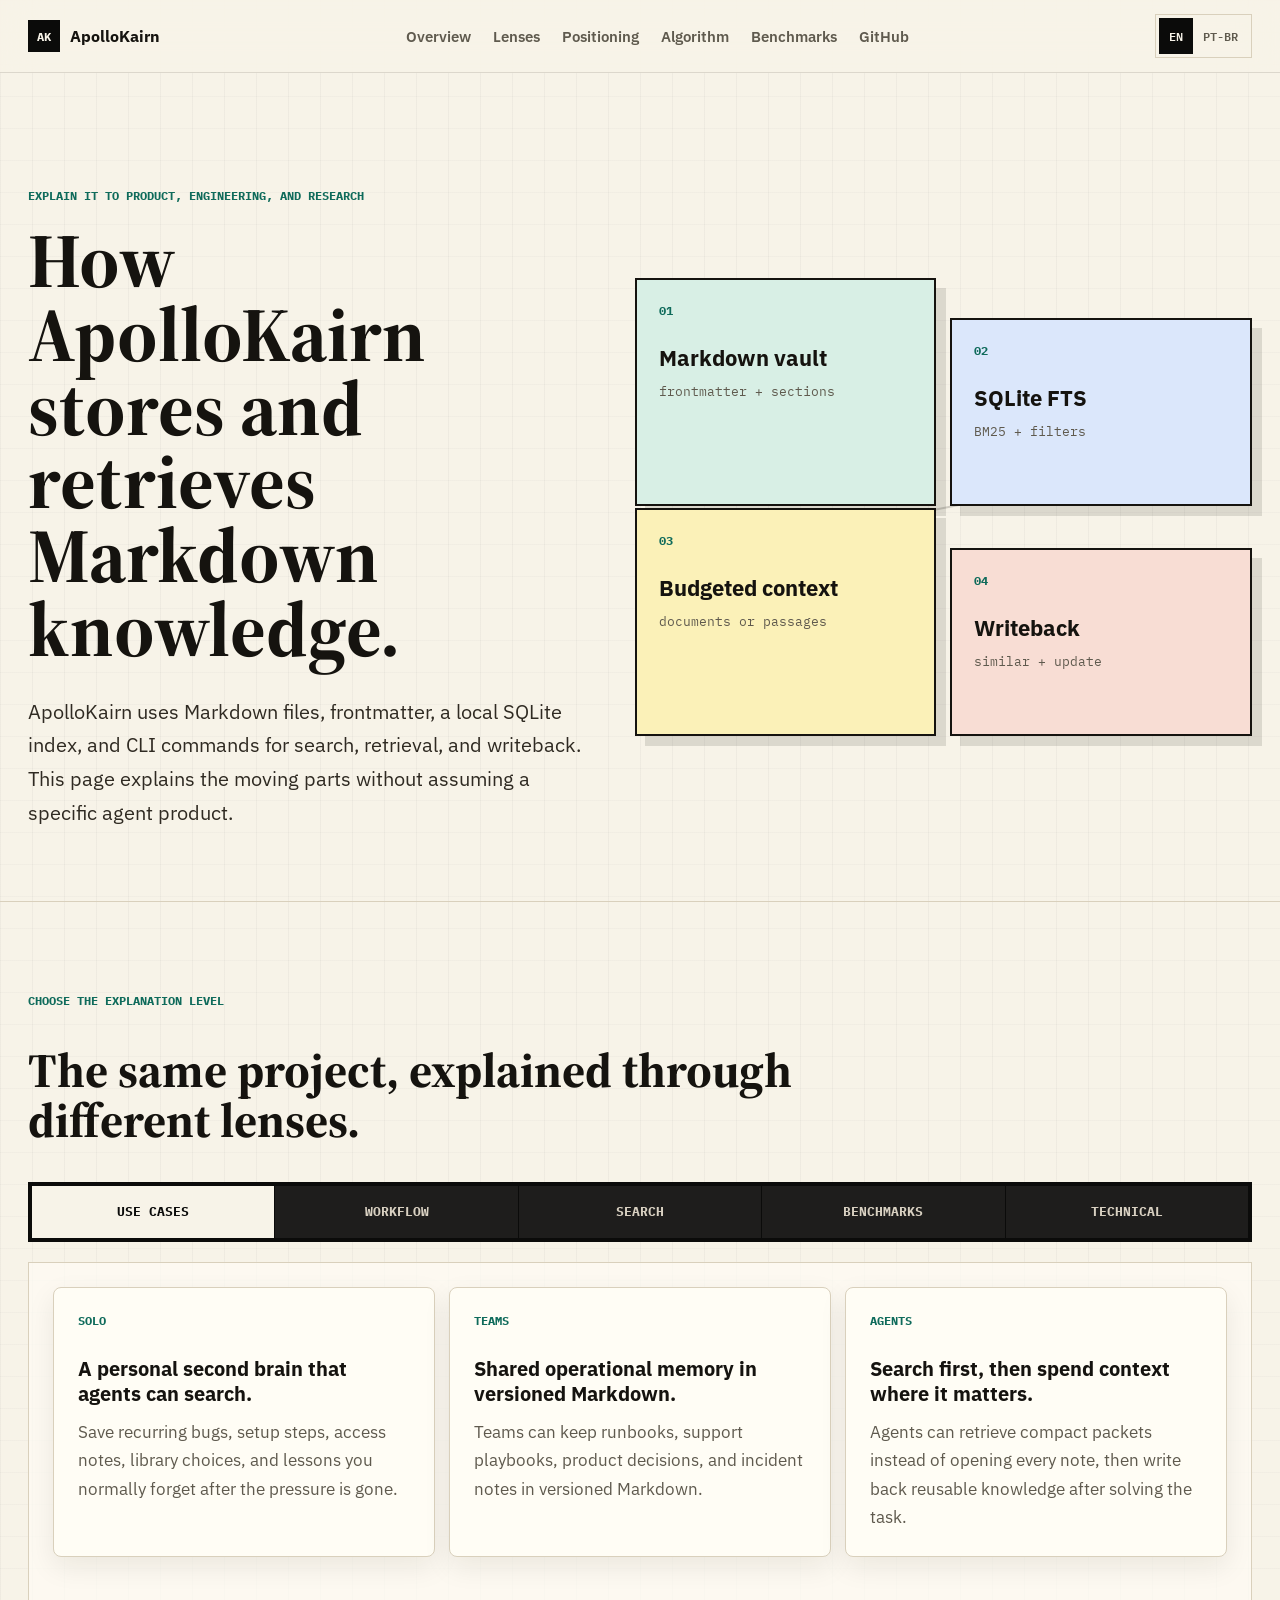
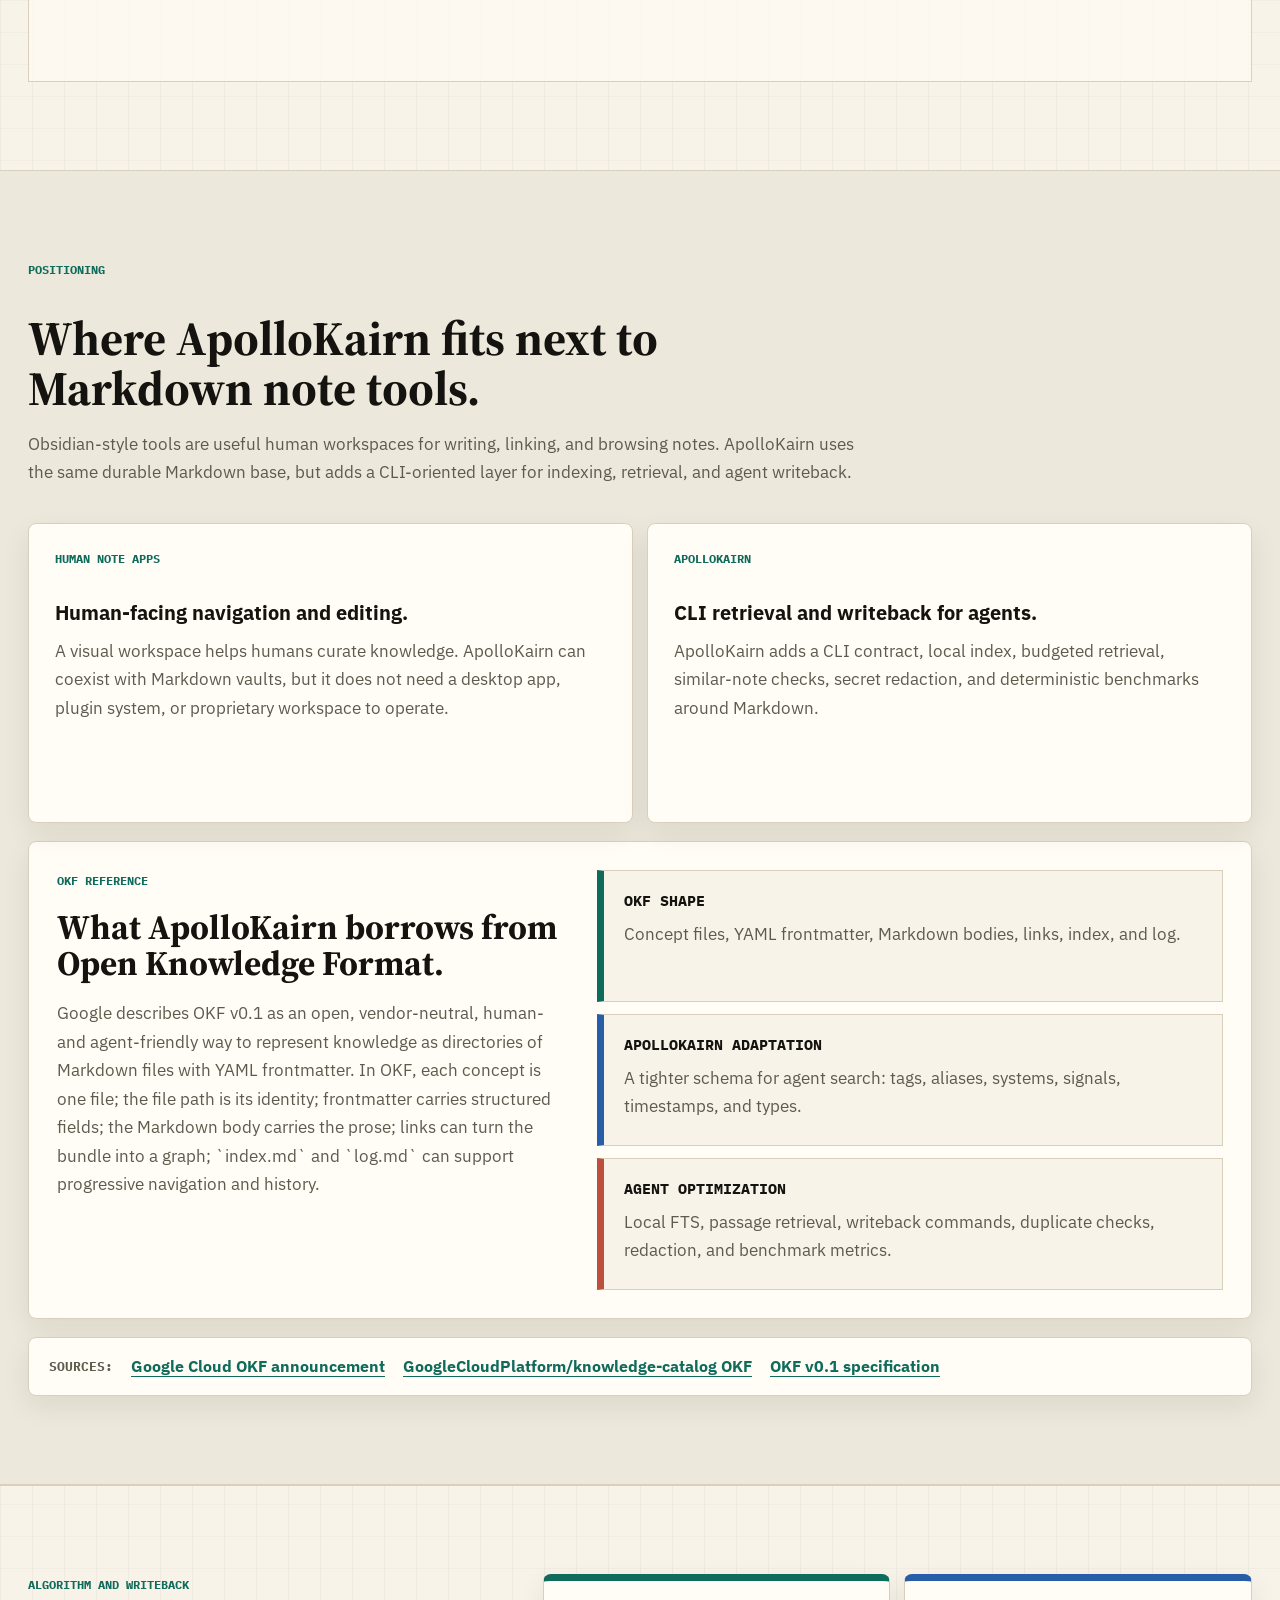
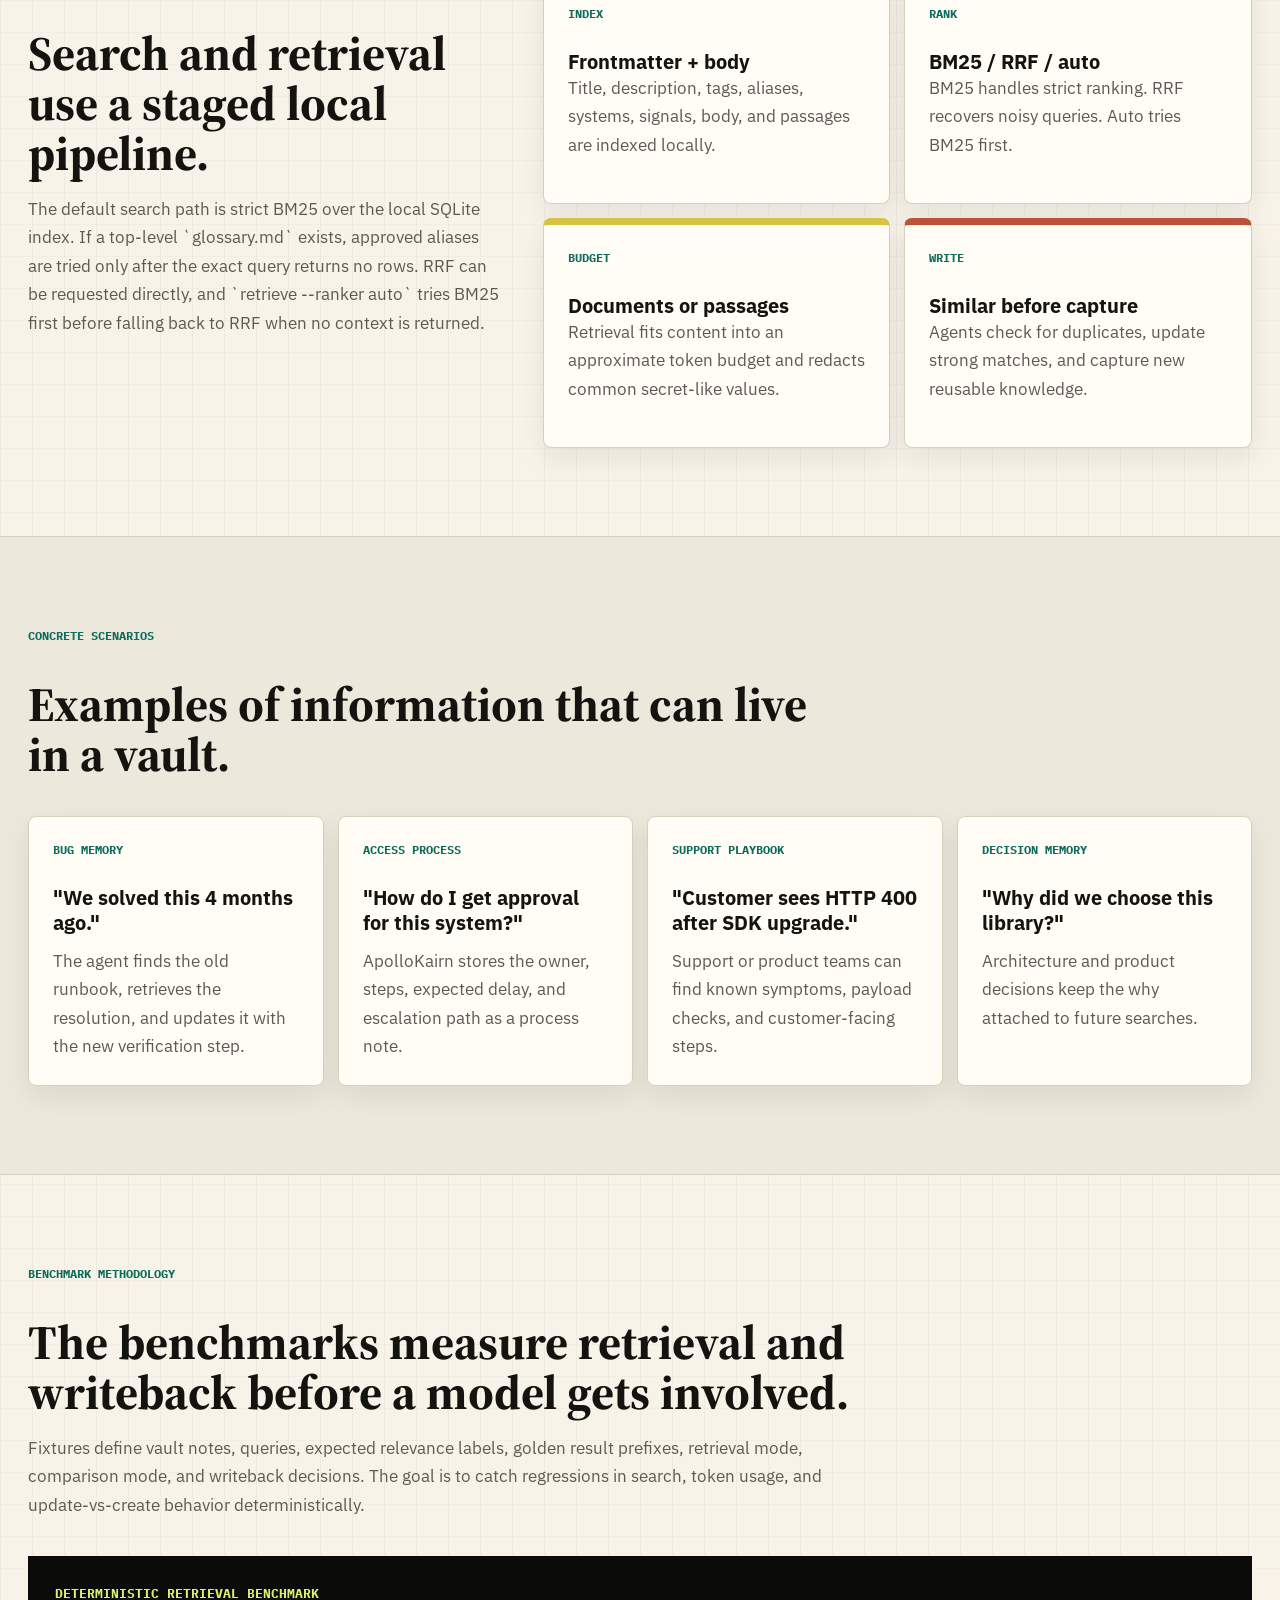
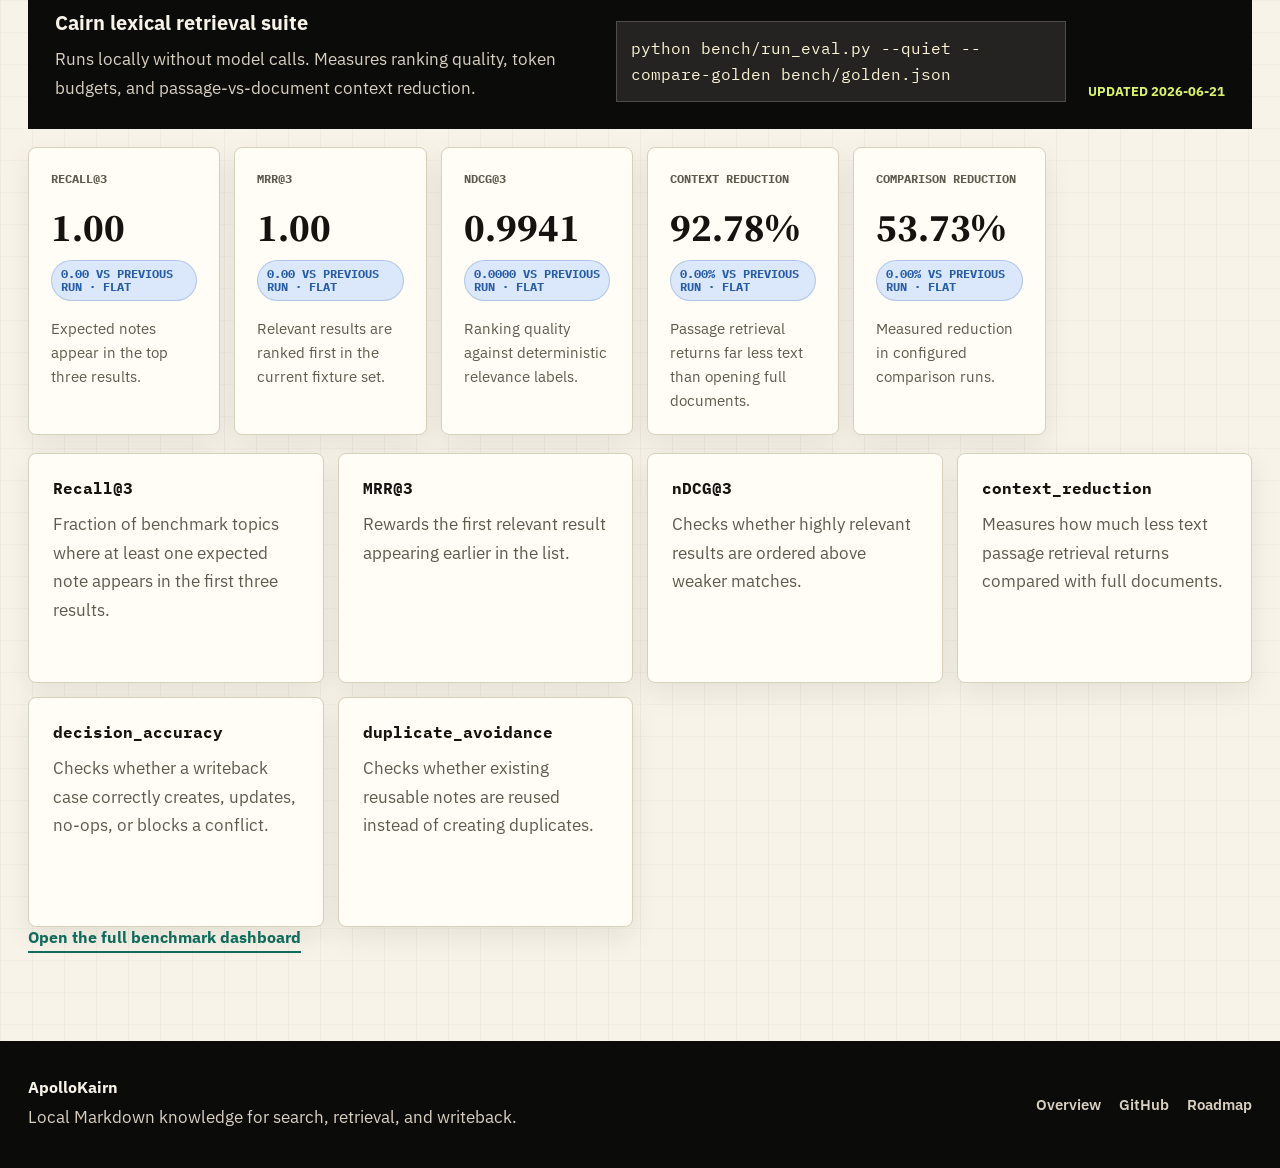
<file: docs/learn.html>
<!doctype html>
<html lang="en">
  <head>
    <meta charset="utf-8" />
    <meta name="viewport" content="width=device-width, initial-scale=1" />
    <title>How ApolloKairn Works - Agent memory in Markdown</title>
    <meta
      name="description"
      content="A practical and technical explanation of how ApolloKairn works for solo users, teams, agents, search, writeback, and benchmarks."
    />
    <meta name="theme-color" content="#f7f3e8" />
    <meta property="og:title" content="How ApolloKairn Works" />
    <meta
      property="og:description"
      content="Understand ApolloKairn from use cases to algorithms: Markdown vaults, search, retrieval, writeback, and deterministic benchmarks."
    />
    <link
      rel="icon"
      href='data:image/svg+xml,<svg xmlns="http://www.w3.org/2000/svg" viewBox="0 0 64 64"><rect width="64" height="64" fill="%2315130f"/><path d="M18 18h28v7H26v7h15v7H26v7h21v7H18z" fill="%23f7f3e8"/></svg>'
    />
    <link rel="stylesheet" href="assets/styles.css" />
  </head>
  <body data-lang="en">
    <a class="skip-link" href="#main">Skip to content</a>

    <header class="site-header" aria-label="Primary navigation">
      <a class="brand" href="index.html" aria-label="ApolloKairn home">
        <span class="brand-mark">AK</span>
        <span>ApolloKairn</span>
      </a>
      <nav class="nav-links" aria-label="Page sections">
        <a href="index.html">Overview</a>
        <a href="#lenses">Lenses</a>
        <a href="#positioning">Positioning</a>
        <a href="#algorithm">Algorithm</a>
        <a href="benchmarks.html">Benchmarks</a>
        <a href="https://github.com/sinkz/apollokairn">GitHub</a>
      </nav>
      <div class="language-switch" aria-label="Language">
        <button class="language-button" type="button" data-set-lang="en" aria-pressed="true">EN</button>
        <button class="language-button" type="button" data-set-lang="pt" aria-pressed="false">PT-BR</button>
      </div>
    </header>

    <main id="main">
      <section class="learn-hero" id="top">
        <div class="learn-hero-copy">
          <p class="eyebrow" data-lang-content="en">Explain it to product, engineering, and research</p>
          <p class="eyebrow" data-lang-content="pt">Explicação para produto, engenharia e pesquisa</p>
          <h1 data-lang-content="en">How ApolloKairn stores and retrieves Markdown knowledge.</h1>
          <h1 data-lang-content="pt">Como o ApolloKairn armazena e recupera conhecimento em Markdown.</h1>
          <p class="hero-copy" data-lang-content="en">
            ApolloKairn uses Markdown files, frontmatter, a local SQLite index, and CLI
            commands for search, retrieval, and writeback. This page explains the
            moving parts without assuming a specific agent product.
          </p>
          <p class="hero-copy" data-lang-content="pt">
            ApolloKairn usa arquivos Markdown, frontmatter, um índice SQLite local e
            comandos de CLI para busca, recuperação e escrita. Esta página explica as
            partes do projeto sem assumir um produto de agente específico.
          </p>
        </div>

        <div class="system-map" aria-label="ApolloKairn system map">
          <div class="map-node source">
            <span>01</span>
            <strong>Markdown vault</strong>
            <small>frontmatter + sections</small>
          </div>
          <div class="map-node index">
            <span>02</span>
            <strong>SQLite FTS</strong>
            <small>BM25 + filters</small>
          </div>
          <div class="map-node retrieve">
            <span>03</span>
            <strong>Budgeted context</strong>
            <small>documents or passages</small>
          </div>
          <div class="map-node write">
            <span>04</span>
            <strong>Writeback</strong>
            <small>similar + update</small>
          </div>
        </div>
      </section>

      <section class="section lens-section" id="lenses">
        <div class="section-heading">
          <p class="eyebrow" data-lang-content="en">Choose the explanation level</p>
          <p class="eyebrow" data-lang-content="pt">Escolha o nível da explicação</p>
          <h2 data-lang-content="en">The same project, explained through different lenses.</h2>
          <h2 data-lang-content="pt">O mesmo projeto, explicado por diferentes lentes.</h2>
        </div>

        <div class="tab-shell">
          <div class="tab-list" role="tablist" aria-label="Explanation lenses">
            <button class="tab-button" type="button" role="tab" aria-selected="true" data-tab-target="use-cases">
              <span data-lang-content="en">Use cases</span>
              <span data-lang-content="pt">Casos de uso</span>
            </button>
            <button class="tab-button" type="button" role="tab" aria-selected="false" data-tab-target="workflow">
              <span data-lang-content="en">Workflow</span>
              <span data-lang-content="pt">Fluxo</span>
            </button>
            <button class="tab-button" type="button" role="tab" aria-selected="false" data-tab-target="search">
              <span data-lang-content="en">Search</span>
              <span data-lang-content="pt">Busca</span>
            </button>
            <button class="tab-button" type="button" role="tab" aria-selected="false" data-tab-target="benchmarking">
              <span data-lang-content="en">Benchmarks</span>
              <span data-lang-content="pt">Benchmarks</span>
            </button>
            <button class="tab-button" type="button" role="tab" aria-selected="false" data-tab-target="technical">
              <span data-lang-content="en">Technical</span>
              <span data-lang-content="pt">Técnico</span>
            </button>
          </div>

          <div class="tab-panel" role="tabpanel" data-tab-panel="use-cases">
            <div class="explain-grid">
              <article class="explain-card">
                <span>Solo</span>
                <h3 data-lang-content="en">A personal second brain that agents can search.</h3>
                <h3 data-lang-content="pt">Um segundo cérebro pessoal que agentes conseguem buscar.</h3>
                <p data-lang-content="en">
                  Save recurring bugs, setup steps, access notes, library choices,
                  and lessons you normally forget after the pressure is gone.
                </p>
                <p data-lang-content="pt">
                  Salve bugs recorrentes, passos de setup, notas de acesso, escolhas
                  de bibliotecas e aprendizados que normalmente somem depois da pressão.
                </p>
              </article>
              <article class="explain-card">
                <span>Teams</span>
                <h3 data-lang-content="en">Shared operational memory in versioned Markdown.</h3>
                <h3 data-lang-content="pt">Memória operacional compartilhada em Markdown versionado.</h3>
                <p data-lang-content="en">
                  Teams can keep runbooks, support playbooks, product decisions, and
                  incident notes in versioned Markdown.
                </p>
                <p data-lang-content="pt">
                  Times podem manter runbooks, playbooks de suporte, decisões de
                  produto e notas de incidente em Markdown versionado.
                </p>
              </article>
              <article class="explain-card">
                <span>Agents</span>
                <h3 data-lang-content="en">Search first, then spend context where it matters.</h3>
                <h3 data-lang-content="pt">Buscar primeiro, gastar contexto onde importa.</h3>
                <p data-lang-content="en">
                  Agents can retrieve compact packets instead of opening every note,
                  then write back reusable knowledge after solving the task.
                </p>
                <p data-lang-content="pt">
                  Agentes recuperam pacotes compactos em vez de abrir todas as notas
                  e registram conhecimento reutilizável depois de resolver a tarefa.
                </p>
              </article>
            </div>
          </div>

          <div class="tab-panel" role="tabpanel" data-tab-panel="workflow" hidden>
            <div class="timeline-diagram">
              <article>
                <span>1</span>
                <h3 data-lang-content="en">Ask or hit a problem</h3>
                <h3 data-lang-content="pt">Pergunta ou problema</h3>
                <p data-lang-content="en">A bug, access question, support case, process, or decision comes up.</p>
                <p data-lang-content="pt">Surge um bug, dúvida de acesso, caso de suporte, processo ou decisão.</p>
              </article>
              <article>
                <span>2</span>
                <h3 data-lang-content="en">Search the vault</h3>
                <h3 data-lang-content="pt">Buscar no vault</h3>
                <p data-lang-content="en">ApolloKairn returns paths and snippets before large documents are opened.</p>
                <p data-lang-content="pt">ApolloKairn retorna paths e snippets antes de abrir documentos grandes.</p>
              </article>
              <article>
                <span>3</span>
                <h3 data-lang-content="en">Retrieve a packet</h3>
                <h3 data-lang-content="pt">Recuperar contexto</h3>
                <p data-lang-content="en">The agent gets documents or passages under a token budget.</p>
                <p data-lang-content="pt">O agente recebe documentos ou passagens dentro de um orçamento de tokens.</p>
              </article>
              <article>
                <span>4</span>
                <h3 data-lang-content="en">Write back</h3>
                <h3 data-lang-content="pt">Registrar aprendizado</h3>
                <p data-lang-content="en">Similar notes are updated; new reusable knowledge is captured.</p>
                <p data-lang-content="pt">Notas similares são atualizadas; conhecimento novo e reutilizável é capturado.</p>
              </article>
            </div>
          </div>

          <div class="tab-panel" role="tabpanel" data-tab-panel="search" hidden>
            <div class="stack-diagram">
              <div class="stack-row">
                <strong>BM25</strong>
                <p data-lang-content="en">Strict lexical default. Predictable, local, and cheap.</p>
                <p data-lang-content="pt">Padrão lexical estrito. Previsível, local e leve.</p>
              </div>
              <div class="stack-row">
                <strong>Glossary</strong>
                <p data-lang-content="en">Curated aliases such as k8s/kubernetes are used only as a fallback after exact BM25 misses.</p>
                <p data-lang-content="pt">Aliases curados como k8s/kubernetes são usados só como fallback depois de misses exatos no BM25.</p>
              </div>
              <div class="stack-row">
                <strong>RRF</strong>
                <p data-lang-content="en">Fuses multiple lexical runs when a query has extra words or safe variants.</p>
                <p data-lang-content="pt">Combina rodadas lexicais quando a query tem termos extras ou variantes seguras.</p>
              </div>
              <div class="stack-row">
                <strong>Passages</strong>
                <p data-lang-content="en">Indexes sections so retrieval can return the useful part, not the whole file.</p>
                <p data-lang-content="pt">Indexa seções para retornar a parte útil, não o arquivo inteiro.</p>
              </div>
              <div class="stack-row">
                <strong>Similar</strong>
                <p data-lang-content="en">Combines search and fingerprints to avoid creating duplicate notes.</p>
                <p data-lang-content="pt">Combina busca e fingerprints para evitar notas duplicadas.</p>
              </div>
            </div>
          </div>

          <div class="tab-panel" role="tabpanel" data-tab-panel="benchmarking" hidden>
            <div class="metric-explainer-grid">
              <article>
                <strong>Recall@3</strong>
                <p data-lang-content="en">Did the expected note appear in the first three results?</p>
                <p data-lang-content="pt">A nota esperada apareceu nos três primeiros resultados?</p>
              </article>
              <article>
                <strong>MRR@3</strong>
                <p data-lang-content="en">How early did the first relevant result appear?</p>
                <p data-lang-content="pt">Quão cedo apareceu o primeiro resultado relevante?</p>
              </article>
              <article>
                <strong>nDCG@3</strong>
                <p data-lang-content="en">Was the ranking order good, considering graded relevance?</p>
                <p data-lang-content="pt">A ordem do ranking foi boa, considerando relevância graduada?</p>
              </article>
              <article>
                <strong>Context reduction</strong>
                <p data-lang-content="en">How much text did passages save compared with full documents?</p>
                <p data-lang-content="pt">Quanto texto as passagens economizaram contra documentos completos?</p>
              </article>
            </div>
          </div>

          <div class="tab-panel" role="tabpanel" data-tab-panel="technical" hidden>
            <div class="technical-map">
              <code>Markdown files</code>
              <span></span>
              <code>frontmatter parser</code>
              <span></span>
              <code>SQLite FTS5</code>
              <span></span>
              <code>search / retrieve / similar</code>
              <span></span>
              <code>agent writeback</code>
            </div>
            <p class="panel-footnote" data-lang-content="en">
              The core has no mandatory model dependency. Embeddings can come later as
              an optional backend, not as the foundation.
            </p>
            <p class="panel-footnote" data-lang-content="pt">
              O core não depende obrigatoriamente de modelos. Embeddings podem entrar
              depois como backend opcional, não como fundação.
            </p>
          </div>
        </div>
      </section>

      <section class="section positioning-section" id="positioning">
        <div class="section-heading">
          <p class="eyebrow" data-lang-content="en">Positioning</p>
          <p class="eyebrow" data-lang-content="pt">Posicionamento</p>
          <h2 data-lang-content="en">Where ApolloKairn fits next to Markdown note tools.</h2>
          <h2 data-lang-content="pt">Onde o ApolloKairn se encaixa ao lado de ferramentas de notas em Markdown.</h2>
          <p data-lang-content="en">
            Obsidian-style tools are useful human workspaces for writing, linking,
            and browsing notes. ApolloKairn uses the same durable Markdown base, but adds a
            CLI-oriented layer for indexing, retrieval, and agent writeback.
          </p>
          <p data-lang-content="pt">
            Ferramentas no estilo Obsidian são workspaces úteis para humanos
            escreverem, linkarem e navegarem notas. ApolloKairn usa a mesma base durável em
            Markdown, mas adiciona uma camada orientada a CLI para indexação,
            recuperação e escrita por agentes.
          </p>
        </div>

        <div class="comparison-grid">
          <article>
            <span data-lang-content="en">Human note apps</span>
            <span data-lang-content="pt">Apps humanos de notas</span>
            <h3 data-lang-content="en">Human-facing navigation and editing.</h3>
            <h3 data-lang-content="pt">Navegação e edição voltadas para humanos.</h3>
            <p data-lang-content="en">
              A visual workspace helps humans curate knowledge. ApolloKairn can coexist with
              Markdown vaults, but it does not need a desktop app, plugin system, or
              proprietary workspace to operate.
            </p>
            <p data-lang-content="pt">
              Um workspace visual ajuda humanos a curar conhecimento. ApolloKairn pode
              coexistir com vaults Markdown, mas não precisa de app desktop, sistema de
              plugins ou workspace proprietário para operar.
            </p>
          </article>
          <article>
            <span data-lang-content="en">ApolloKairn</span>
            <span data-lang-content="pt">ApolloKairn</span>
            <h3 data-lang-content="en">CLI retrieval and writeback for agents.</h3>
            <h3 data-lang-content="pt">Recuperação e escrita por CLI para agentes.</h3>
            <p data-lang-content="en">
              ApolloKairn adds a CLI contract, local index, budgeted retrieval, similar-note
              checks, secret redaction, and deterministic benchmarks around Markdown.
            </p>
            <p data-lang-content="pt">
              ApolloKairn adiciona contrato de CLI, índice local, recuperação com orçamento,
              checagem de notas similares, redação de segredos e benchmarks
              determinísticos em volta do Markdown.
            </p>
          </article>
        </div>

        <div class="okf-panel">
          <div>
            <p class="eyebrow" data-lang-content="en">OKF reference</p>
            <p class="eyebrow" data-lang-content="pt">Referência OKF</p>
            <h3 data-lang-content="en">What ApolloKairn borrows from Open Knowledge Format.</h3>
            <h3 data-lang-content="pt">O que o ApolloKairn aproveita do Open Knowledge Format.</h3>
            <p data-lang-content="en">
              Google describes OKF v0.1 as an open, vendor-neutral, human- and
              agent-friendly way to represent knowledge as directories of Markdown files
              with YAML frontmatter. In OKF, each concept is one file; the file path is
              its identity; frontmatter carries structured fields; the Markdown body
              carries the prose; links can turn the bundle into a graph; `index.md` and
              `log.md` can support progressive navigation and history.
            </p>
            <p data-lang-content="pt">
              O Google descreve o OKF v0.1 como um formato aberto, neutro de fornecedor,
              amigável para humanos e agentes, que representa conhecimento como
              diretórios de arquivos Markdown com frontmatter YAML. No OKF, cada
              conceito é um arquivo; o caminho do arquivo é sua identidade; o
              frontmatter carrega campos estruturados; o corpo Markdown carrega o texto;
              links podem transformar o bundle em um grafo; `index.md` e `log.md` podem
              apoiar navegação progressiva e histórico.
            </p>
          </div>
          <div class="okf-steps" aria-label="OKF influence">
            <article>
              <strong>OKF shape</strong>
              <p data-lang-content="en">Concept files, YAML frontmatter, Markdown bodies, links, index, and log.</p>
              <p data-lang-content="pt">Arquivos de conceito, frontmatter YAML, corpos Markdown, links, índice e log.</p>
            </article>
            <article>
              <strong>ApolloKairn adaptation</strong>
              <p data-lang-content="en">A tighter schema for agent search: tags, aliases, systems, signals, timestamps, and types.</p>
              <p data-lang-content="pt">Um schema mais fechado para busca por agentes: tags, aliases, sistemas, sinais, timestamps e tipos.</p>
            </article>
            <article>
              <strong>Agent optimization</strong>
              <p data-lang-content="en">Local FTS, passage retrieval, writeback commands, duplicate checks, redaction, and benchmark metrics.</p>
              <p data-lang-content="pt">FTS local, recuperação por passagens, comandos de escrita, checagem de duplicatas, redação e métricas de benchmark.</p>
            </article>
          </div>
        </div>

        <div class="source-strip" aria-label="Sources">
          <span data-lang-content="en">Sources:</span>
          <span data-lang-content="pt">Fontes:</span>
          <a href="https://cloud.google.com/blog/products/data-analytics/how-the-open-knowledge-format-can-improve-data-sharing">Google Cloud OKF announcement</a>
          <a href="https://github.com/GoogleCloudPlatform/knowledge-catalog/tree/main/okf">GoogleCloudPlatform/knowledge-catalog OKF</a>
          <a href="https://github.com/GoogleCloudPlatform/knowledge-catalog/blob/main/okf/SPEC.md">OKF v0.1 specification</a>
        </div>
      </section>

      <section class="section split-section" id="algorithm">
        <div class="section-heading compact">
          <p class="eyebrow" data-lang-content="en">Algorithm and writeback</p>
          <p class="eyebrow" data-lang-content="pt">Algoritmo e escrita</p>
          <h2 data-lang-content="en">Search and retrieval use a staged local pipeline.</h2>
          <h2 data-lang-content="pt">Busca e recuperação usam um pipeline local em etapas.</h2>
          <p data-lang-content="en">
            The default search path is strict BM25 over the local SQLite index. If a
            top-level `glossary.md` exists, approved aliases are tried only after the
            exact query returns no rows. RRF can be requested directly, and
            `retrieve --ranker auto` tries BM25 first before falling back to RRF when
            no context is returned.
          </p>
          <p data-lang-content="pt">
            O caminho padrão é BM25 estrito sobre o índice SQLite local. Se existir um
            `glossary.md` no topo do vault, aliases aprovados são testados só depois
            que a consulta exata não retorna linhas. RRF pode ser pedido diretamente,
            e `retrieve --ranker auto` tenta BM25 primeiro antes de cair para RRF
            quando nenhum contexto é retornado.
          </p>
        </div>

        <div class="algorithm-board">
          <article>
            <span>index</span>
            <h3>Frontmatter + body</h3>
            <p data-lang-content="en">Title, description, tags, aliases, systems, signals, body, and passages are indexed locally.</p>
            <p data-lang-content="pt">Título, descrição, tags, aliases, sistemas, sinais, corpo e passagens são indexados localmente.</p>
          </article>
          <article>
            <span>rank</span>
            <h3>BM25 / RRF / auto</h3>
            <p data-lang-content="en">BM25 handles strict ranking. RRF recovers noisy queries. Auto tries BM25 first.</p>
            <p data-lang-content="pt">BM25 faz o ranking estrito. RRF recupera queries ruidosas. Auto tenta BM25 primeiro.</p>
          </article>
          <article>
            <span>budget</span>
            <h3>Documents or passages</h3>
            <p data-lang-content="en">Retrieval fits content into an approximate token budget and redacts common secret-like values.</p>
            <p data-lang-content="pt">A recuperação encaixa conteúdo em um orçamento aproximado de tokens e redige valores com aparência de segredo.</p>
          </article>
          <article>
            <span>write</span>
            <h3>Similar before capture</h3>
            <p data-lang-content="en">Agents check for duplicates, update strong matches, and capture new reusable knowledge.</p>
            <p data-lang-content="pt">Agentes checam duplicatas, atualizam matches fortes e capturam novo conhecimento reutilizável.</p>
          </article>
        </div>
      </section>

      <section class="section use-cases">
        <div class="section-heading">
          <p class="eyebrow" data-lang-content="en">Concrete scenarios</p>
          <p class="eyebrow" data-lang-content="pt">Cenários concretos</p>
          <h2 data-lang-content="en">Examples of information that can live in a vault.</h2>
          <h2 data-lang-content="pt">Exemplos de informação que podem viver em um vault.</h2>
        </div>
        <div class="scenario-grid">
          <article>
            <span>Bug memory</span>
            <h3 data-lang-content="en">"We solved this 4 months ago."</h3>
            <h3 data-lang-content="pt">"A gente resolveu isso há 4 meses."</h3>
            <p data-lang-content="en">The agent finds the old runbook, retrieves the resolution, and updates it with the new verification step.</p>
            <p data-lang-content="pt">O agente encontra o runbook antigo, recupera a resolução e atualiza com o novo passo de verificação.</p>
          </article>
          <article>
            <span>Access process</span>
            <h3 data-lang-content="en">"How do I get approval for this system?"</h3>
            <h3 data-lang-content="pt">"Como consigo aprovação para esse sistema?"</h3>
            <p data-lang-content="en">ApolloKairn stores the owner, steps, expected delay, and escalation path as a process note.</p>
            <p data-lang-content="pt">ApolloKairn guarda responsável, passos, prazo esperado e escalonamento como nota de processo.</p>
          </article>
          <article>
            <span>Support playbook</span>
            <h3 data-lang-content="en">"Customer sees HTTP 400 after SDK upgrade."</h3>
            <h3 data-lang-content="pt">"Cliente vê HTTP 400 após upgrade do SDK."</h3>
            <p data-lang-content="en">Support or product teams can find known symptoms, payload checks, and customer-facing steps.</p>
            <p data-lang-content="pt">Times de suporte ou produto encontram sintomas conhecidos, checagens de payload e passos para atendimento.</p>
          </article>
          <article>
            <span>Decision memory</span>
            <h3 data-lang-content="en">"Why did we choose this library?"</h3>
            <h3 data-lang-content="pt">"Por que escolhemos essa biblioteca?"</h3>
            <p data-lang-content="en">Architecture and product decisions keep the why attached to future searches.</p>
            <p data-lang-content="pt">Decisões de arquitetura e produto mantêm o porquê disponível em buscas futuras.</p>
          </article>
        </div>
      </section>

      <section class="section" id="benchmarks">
        <div class="section-heading">
          <p class="eyebrow" data-lang-content="en">Benchmark methodology</p>
          <p class="eyebrow" data-lang-content="pt">Metodologia de benchmark</p>
          <h2 data-lang-content="en">The benchmarks measure retrieval and writeback before a model gets involved.</h2>
          <h2 data-lang-content="pt">Os benchmarks medem recuperação e escrita antes de envolver um modelo.</h2>
          <p data-lang-content="en">
            Fixtures define vault notes, queries, expected relevance labels, golden
            result prefixes, retrieval mode, comparison mode, and writeback
            decisions. The goal is to catch regressions in search, token usage,
            and update-vs-create behavior deterministically.
          </p>
          <p data-lang-content="pt">
            Fixtures definem notas do vault, queries, rótulos esperados de relevância,
            prefixos golden, modo de recuperação, modo comparativo e decisões de
            escrita. O objetivo é capturar regressões em busca, uso de tokens e
            comportamento de atualizar vs criar de forma determinística.
          </p>
        </div>

        <div class="benchmark-panel">
          <div>
            <p class="panel-label" id="benchmark-suite">Deterministic search benchmark</p>
            <h3 id="benchmark-current-label">ApolloKairn lexical retrieval suite</h3>
            <p class="panel-note" id="benchmark-note">
              Runs locally without model calls. Measures ranking quality, token budgets,
              and passage-vs-document context reduction.
            </p>
          </div>
          <code id="benchmark-command">python bench/run_eval.py --quiet --compare-golden bench/golden.json</code>
          <p class="updated" id="benchmark-updated">Updated 2026-06-18</p>
        </div>

        <div class="metric-grid" id="benchmark-cards" aria-live="polite"></div>
        <div class="metric-explainer-grid benchmark-glossary">
          <article>
            <strong>Recall@3</strong>
            <p data-lang-content="en">Fraction of benchmark topics where at least one expected note appears in the first three results.</p>
            <p data-lang-content="pt">Fração dos tópicos em que pelo menos uma nota esperada aparece nos três primeiros resultados.</p>
          </article>
          <article>
            <strong>MRR@3</strong>
            <p data-lang-content="en">Rewards the first relevant result appearing earlier in the list.</p>
            <p data-lang-content="pt">Recompensa quando o primeiro resultado relevante aparece mais cedo na lista.</p>
          </article>
          <article>
            <strong>nDCG@3</strong>
            <p data-lang-content="en">Checks whether highly relevant results are ordered above weaker matches.</p>
            <p data-lang-content="pt">Verifica se resultados muito relevantes ficam acima de matches mais fracos.</p>
          </article>
          <article>
            <strong>context_reduction</strong>
            <p data-lang-content="en">Measures how much less text passage retrieval returns compared with full documents.</p>
            <p data-lang-content="pt">Mede quanto texto a recuperação por passagens economiza contra documentos completos.</p>
          </article>
          <article>
            <strong>decision_accuracy</strong>
            <p data-lang-content="en">Checks whether a writeback case correctly creates, updates, no-ops, or blocks a conflict.</p>
            <p data-lang-content="pt">Verifica se um caso de escrita cria, atualiza, faz no-op ou bloqueia conflito corretamente.</p>
          </article>
          <article>
            <strong>duplicate_avoidance</strong>
            <p data-lang-content="en">Checks whether existing reusable notes are reused instead of creating duplicates.</p>
            <p data-lang-content="pt">Verifica se notas reutilizáveis existentes são reaproveitadas em vez de duplicadas.</p>
          </article>
        </div>
        <a class="text-link" href="benchmarks.html" data-lang-content="en">Open the full benchmark dashboard</a>
        <a class="text-link" href="benchmarks.html" data-lang-content="pt">Abrir o dashboard completo de benchmarks</a>
      </section>
    </main>

    <footer class="site-footer">
      <div>
        <strong>ApolloKairn</strong>
        <p data-lang-content="en">Local Markdown knowledge for search, retrieval, and writeback.</p>
        <p data-lang-content="pt">Conhecimento local em Markdown para busca, recuperação e escrita.</p>
      </div>
      <div class="footer-links">
        <a href="index.html">Overview</a>
        <a href="https://github.com/sinkz/apollokairn">GitHub</a>
        <a href="https://github.com/sinkz/apollokairn/blob/main/ROADMAP.md">Roadmap</a>
      </div>
    </footer>

    <script src="assets/site.js"></script>
  </body>
</html>
</file>
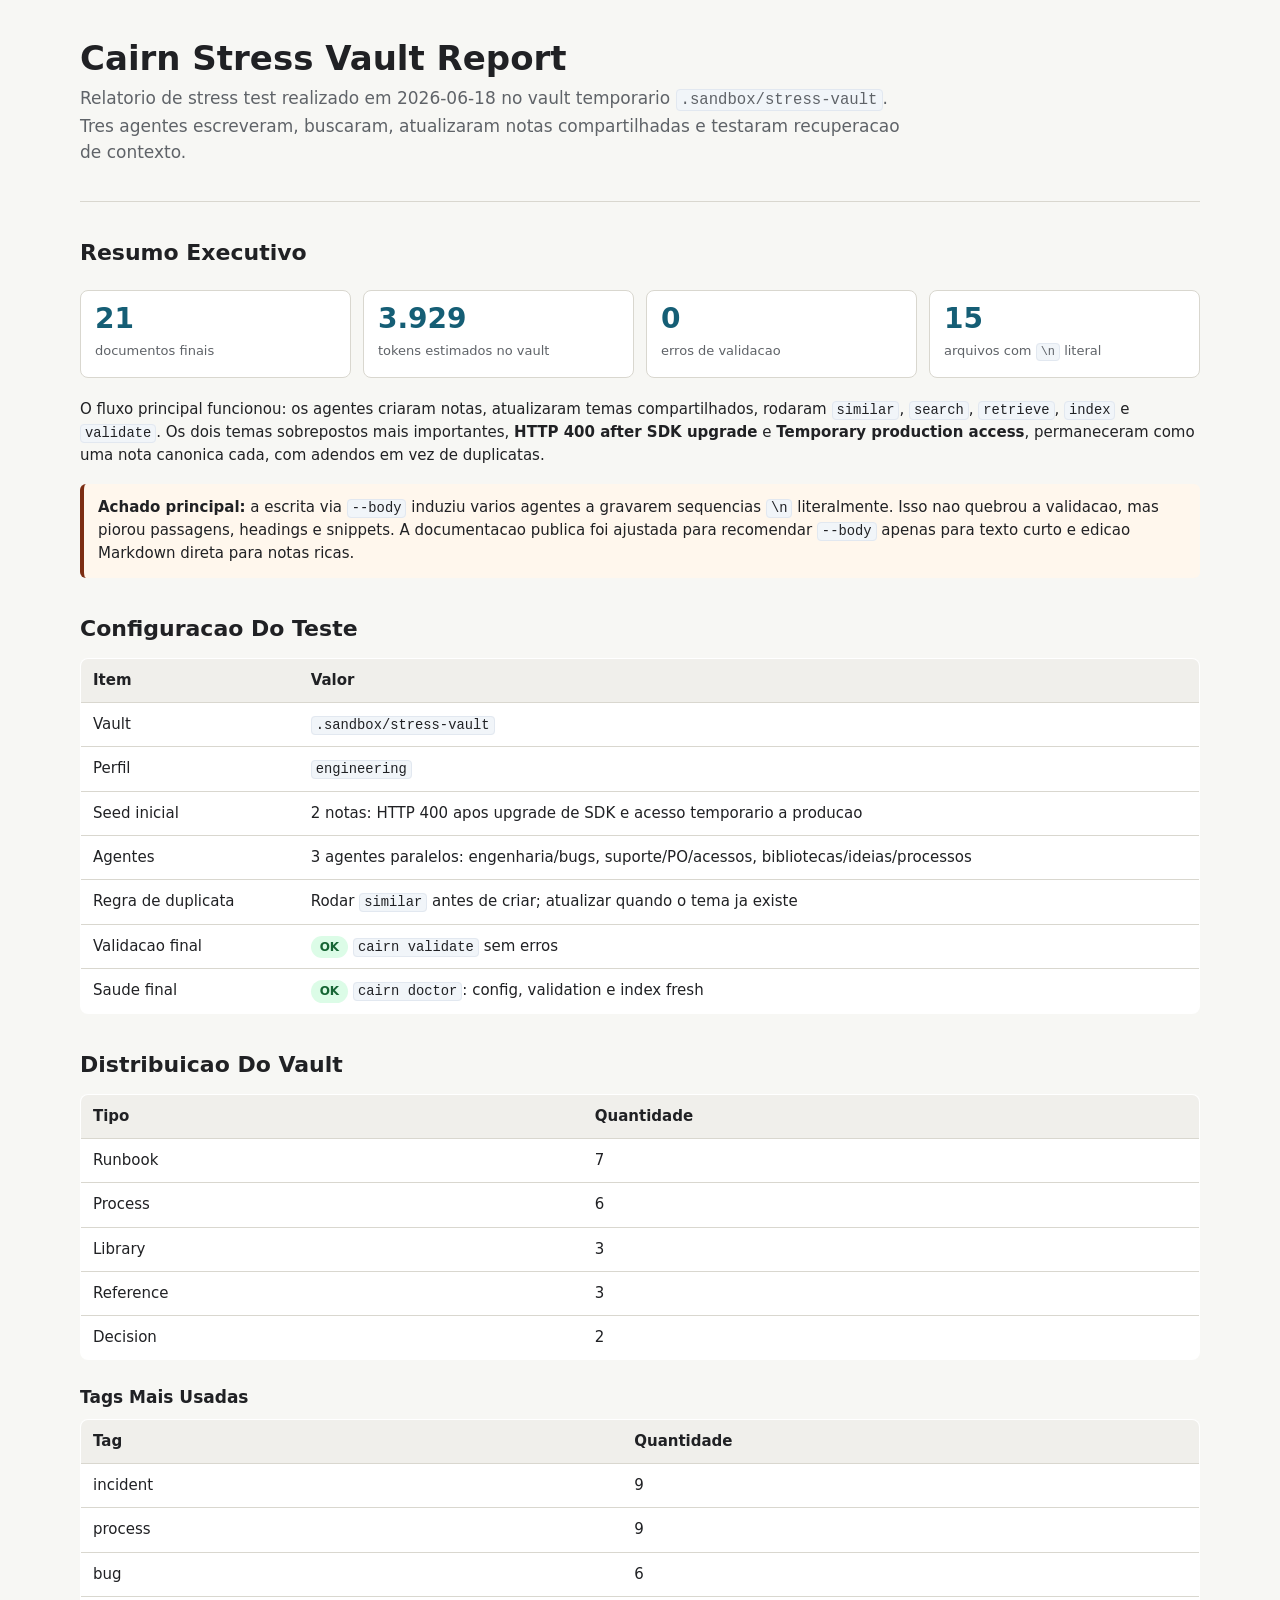
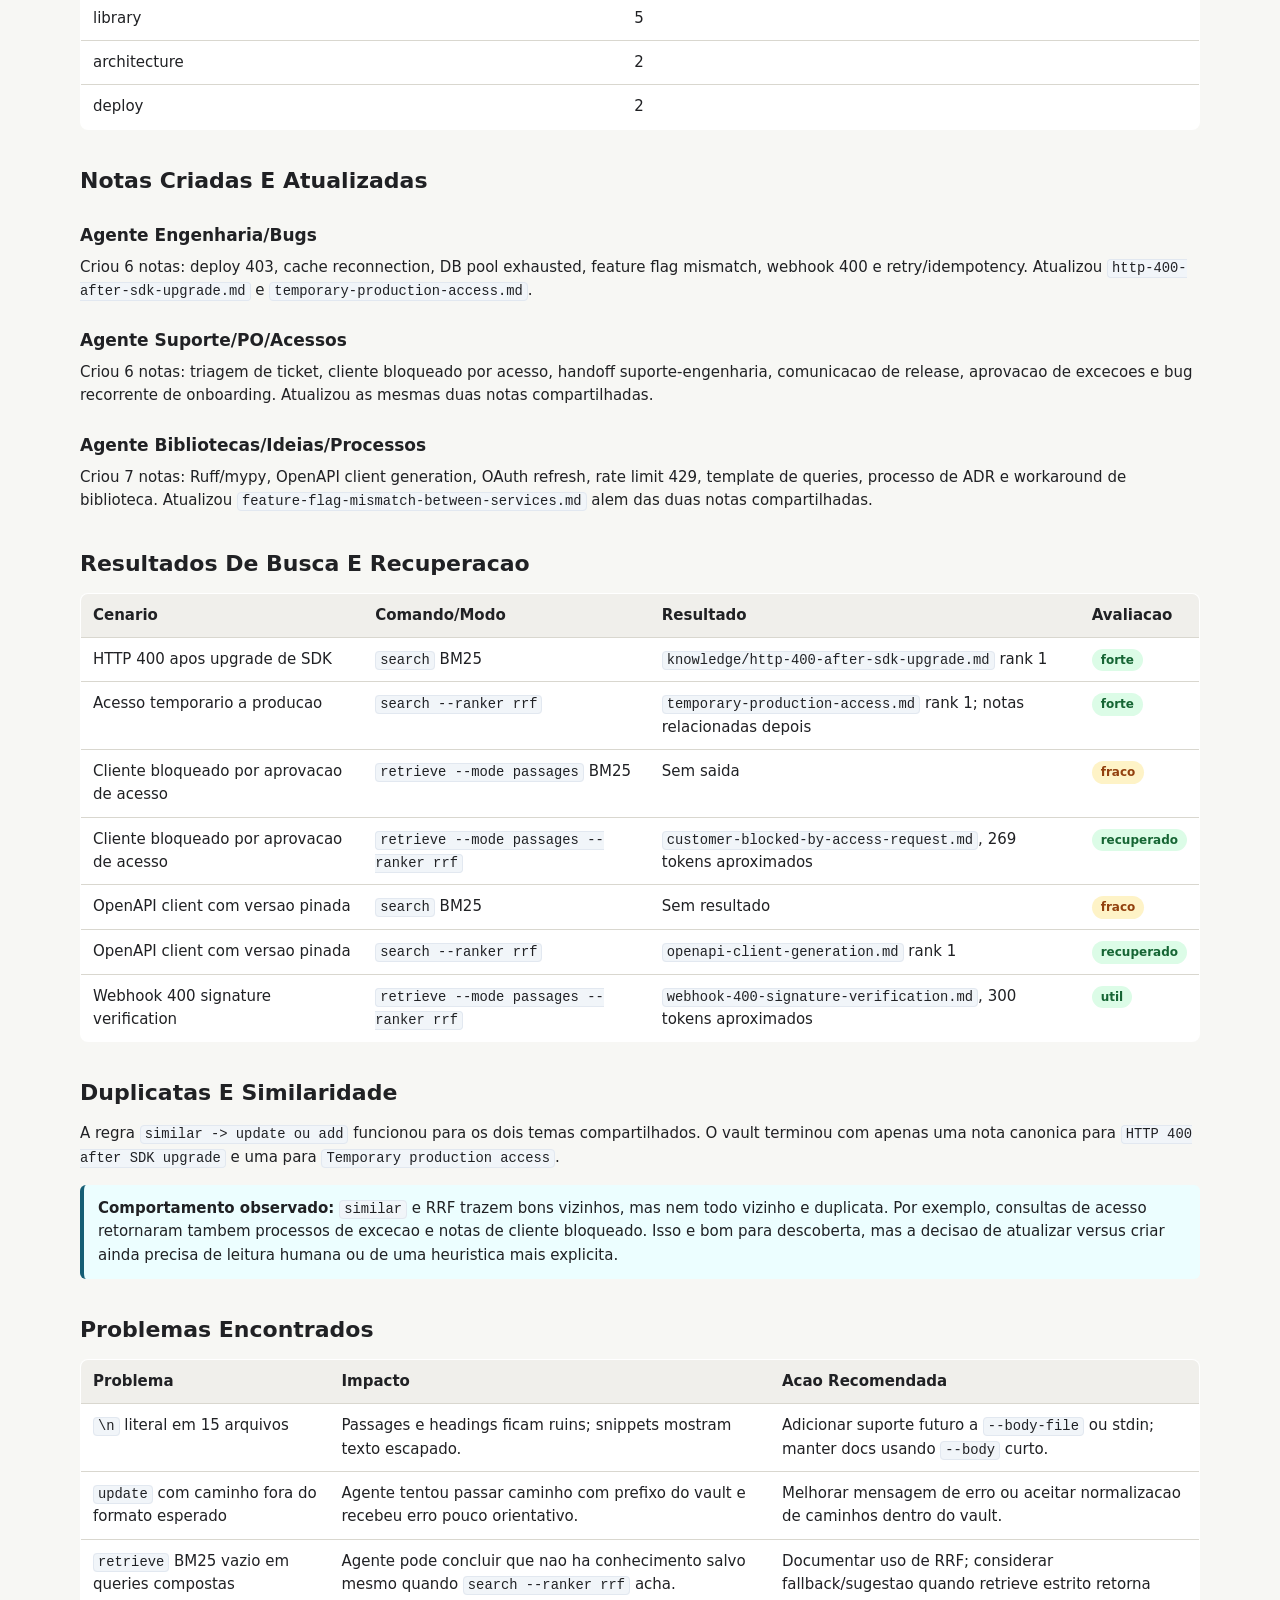
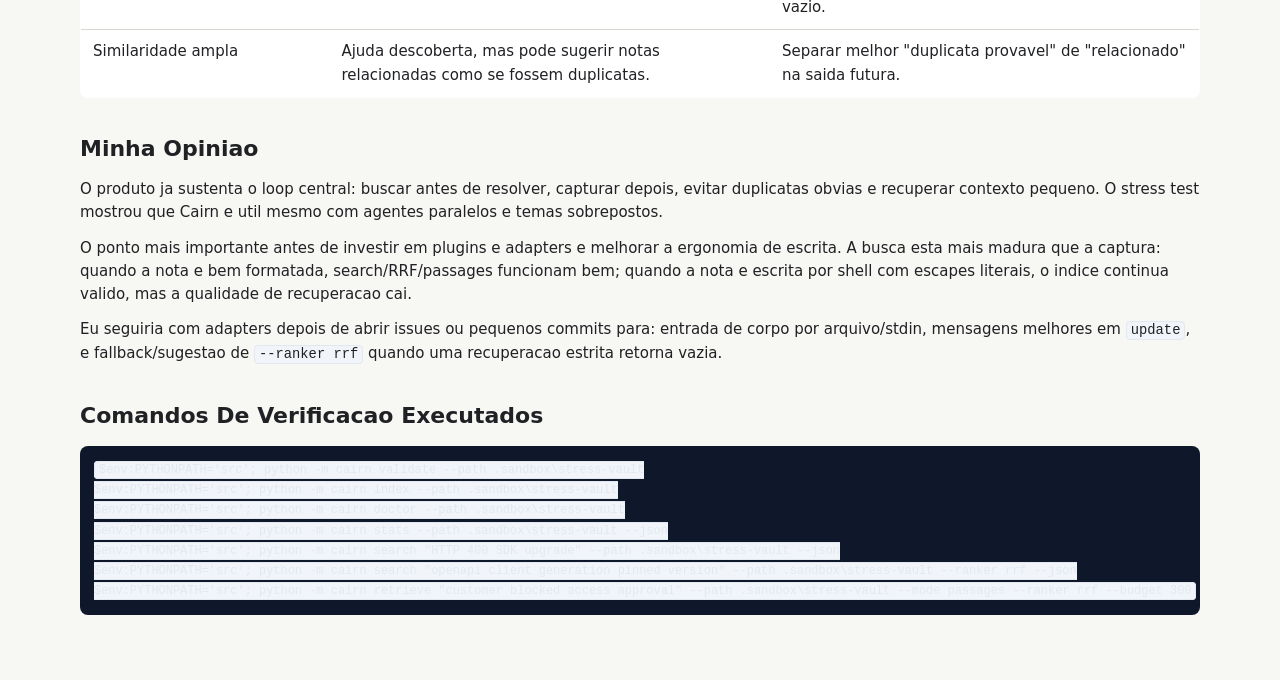
<file: docs/reports/2026-06-18-stress-vault-report.html>
<!doctype html>
<html lang="pt-BR">
<head>
  <meta charset="utf-8">
  <meta name="viewport" content="width=device-width, initial-scale=1">
  <title>Cairn Stress Vault Report - 2026-06-18</title>
  <style>
    :root {
      color-scheme: light;
      --bg: #f7f7f4;
      --ink: #202124;
      --muted: #5f6368;
      --line: #d9d7cf;
      --panel: #ffffff;
      --accent: #155e75;
      --accent-2: #7c2d12;
      --good: #166534;
      --warn: #92400e;
      --bad: #991b1b;
      --code: #f1f5f9;
    }
    body {
      margin: 0;
      background: var(--bg);
      color: var(--ink);
      font: 15px/1.55 system-ui, -apple-system, BlinkMacSystemFont, "Segoe UI", sans-serif;
    }
    main {
      max-width: 1120px;
      margin: 0 auto;
      padding: 40px 24px 56px;
    }
    header {
      border-bottom: 1px solid var(--line);
      padding-bottom: 24px;
      margin-bottom: 24px;
    }
    h1 {
      margin: 0 0 8px;
      font-size: 34px;
      line-height: 1.1;
      letter-spacing: 0;
    }
    h2 {
      margin: 34px 0 12px;
      font-size: 22px;
      letter-spacing: 0;
    }
    h3 {
      margin: 24px 0 8px;
      font-size: 17px;
      letter-spacing: 0;
    }
    p {
      margin: 0 0 12px;
    }
    code {
      background: var(--code);
      border: 1px solid #e2e8f0;
      border-radius: 4px;
      padding: 1px 4px;
      font-family: ui-monospace, SFMono-Regular, Consolas, monospace;
      font-size: 0.92em;
    }
    pre {
      overflow: auto;
      background: #0f172a;
      color: #e2e8f0;
      padding: 14px;
      border-radius: 8px;
      font-size: 13px;
    }
    table {
      width: 100%;
      border-collapse: collapse;
      background: var(--panel);
      border: 1px solid var(--line);
      border-radius: 8px;
      overflow: hidden;
    }
    th, td {
      padding: 10px 12px;
      border-bottom: 1px solid var(--line);
      vertical-align: top;
      text-align: left;
    }
    th {
      background: #f0efeb;
      font-weight: 650;
    }
    tr:last-child td {
      border-bottom: 0;
    }
    .lede {
      color: var(--muted);
      max-width: 820px;
      font-size: 17px;
    }
    .grid {
      display: grid;
      grid-template-columns: repeat(4, minmax(0, 1fr));
      gap: 12px;
      margin: 20px 0;
    }
    .card {
      background: var(--panel);
      border: 1px solid var(--line);
      border-radius: 8px;
      padding: 14px;
    }
    .metric {
      display: block;
      font-size: 28px;
      line-height: 1;
      font-weight: 760;
      color: var(--accent);
      margin-bottom: 6px;
    }
    .label {
      color: var(--muted);
      font-size: 13px;
    }
    .status {
      display: inline-block;
      border-radius: 999px;
      padding: 2px 9px;
      font-weight: 700;
      font-size: 12px;
    }
    .ok { background: #dcfce7; color: var(--good); }
    .warn { background: #fef3c7; color: var(--warn); }
    .bad { background: #fee2e2; color: var(--bad); }
    .note {
      border-left: 4px solid var(--accent);
      background: #ecfeff;
      padding: 12px 14px;
      border-radius: 6px;
      margin: 16px 0;
    }
    .risk {
      border-left: 4px solid var(--accent-2);
      background: #fff7ed;
      padding: 12px 14px;
      border-radius: 6px;
      margin: 16px 0;
    }
    ul {
      margin-top: 6px;
    }
    @media (max-width: 820px) {
      .grid {
        grid-template-columns: repeat(2, minmax(0, 1fr));
      }
    }
    @media (max-width: 520px) {
      main {
        padding: 28px 16px 40px;
      }
      .grid {
        grid-template-columns: 1fr;
      }
      h1 {
        font-size: 28px;
      }
    }
  </style>
</head>
<body>
<main>
  <header>
    <h1>Cairn Stress Vault Report</h1>
    <p class="lede">
      Relatorio de stress test realizado em 2026-06-18 no vault temporario
      <code>.sandbox/stress-vault</code>. Tres agentes escreveram, buscaram,
      atualizaram notas compartilhadas e testaram recuperacao de contexto.
    </p>
  </header>

  <section>
    <h2>Resumo Executivo</h2>
    <div class="grid">
      <div class="card"><span class="metric">21</span><span class="label">documentos finais</span></div>
      <div class="card"><span class="metric">3.929</span><span class="label">tokens estimados no vault</span></div>
      <div class="card"><span class="metric">0</span><span class="label">erros de validacao</span></div>
      <div class="card"><span class="metric">15</span><span class="label">arquivos com <code>\n</code> literal</span></div>
    </div>
    <p>
      O fluxo principal funcionou: os agentes criaram notas, atualizaram temas
      compartilhados, rodaram <code>similar</code>, <code>search</code>,
      <code>retrieve</code>, <code>index</code> e <code>validate</code>. Os dois
      temas sobrepostos mais importantes, <strong>HTTP 400 after SDK upgrade</strong>
      e <strong>Temporary production access</strong>, permaneceram como uma nota
      canonica cada, com adendos em vez de duplicatas.
    </p>
    <div class="risk">
      <strong>Achado principal:</strong> a escrita via <code>--body</code> induziu
      varios agentes a gravarem sequencias <code>\n</code> literalmente. Isso nao
      quebrou a validacao, mas piorou passagens, headings e snippets. A documentacao
      publica foi ajustada para recomendar <code>--body</code> apenas para texto
      curto e edicao Markdown direta para notas ricas.
    </div>
  </section>

  <section>
    <h2>Configuracao Do Teste</h2>
    <table>
      <tr><th>Item</th><th>Valor</th></tr>
      <tr><td>Vault</td><td><code>.sandbox/stress-vault</code></td></tr>
      <tr><td>Perfil</td><td><code>engineering</code></td></tr>
      <tr><td>Seed inicial</td><td>2 notas: HTTP 400 apos upgrade de SDK e acesso temporario a producao</td></tr>
      <tr><td>Agentes</td><td>3 agentes paralelos: engenharia/bugs, suporte/PO/acessos, bibliotecas/ideias/processos</td></tr>
      <tr><td>Regra de duplicata</td><td>Rodar <code>similar</code> antes de criar; atualizar quando o tema ja existe</td></tr>
      <tr><td>Validacao final</td><td><span class="status ok">OK</span> <code>cairn validate</code> sem erros</td></tr>
      <tr><td>Saude final</td><td><span class="status ok">OK</span> <code>cairn doctor</code>: config, validation e index fresh</td></tr>
    </table>
  </section>

  <section>
    <h2>Distribuicao Do Vault</h2>
    <table>
      <tr><th>Tipo</th><th>Quantidade</th></tr>
      <tr><td>Runbook</td><td>7</td></tr>
      <tr><td>Process</td><td>6</td></tr>
      <tr><td>Library</td><td>3</td></tr>
      <tr><td>Reference</td><td>3</td></tr>
      <tr><td>Decision</td><td>2</td></tr>
    </table>
    <h3>Tags Mais Usadas</h3>
    <table>
      <tr><th>Tag</th><th>Quantidade</th></tr>
      <tr><td>incident</td><td>9</td></tr>
      <tr><td>process</td><td>9</td></tr>
      <tr><td>bug</td><td>6</td></tr>
      <tr><td>library</td><td>5</td></tr>
      <tr><td>architecture</td><td>2</td></tr>
      <tr><td>deploy</td><td>2</td></tr>
    </table>
  </section>

  <section>
    <h2>Notas Criadas E Atualizadas</h2>
    <h3>Agente Engenharia/Bugs</h3>
    <p>Criou 6 notas: deploy 403, cache reconnection, DB pool exhausted,
      feature flag mismatch, webhook 400 e retry/idempotency. Atualizou
      <code>http-400-after-sdk-upgrade.md</code> e
      <code>temporary-production-access.md</code>.</p>
    <h3>Agente Suporte/PO/Acessos</h3>
    <p>Criou 6 notas: triagem de ticket, cliente bloqueado por acesso, handoff
      suporte-engenharia, comunicacao de release, aprovacao de excecoes e bug
      recorrente de onboarding. Atualizou as mesmas duas notas compartilhadas.</p>
    <h3>Agente Bibliotecas/Ideias/Processos</h3>
    <p>Criou 7 notas: Ruff/mypy, OpenAPI client generation, OAuth refresh,
      rate limit 429, template de queries, processo de ADR e workaround de
      biblioteca. Atualizou <code>feature-flag-mismatch-between-services.md</code>
      alem das duas notas compartilhadas.</p>
  </section>

  <section>
    <h2>Resultados De Busca E Recuperacao</h2>
    <table>
      <tr><th>Cenario</th><th>Comando/Modo</th><th>Resultado</th><th>Avaliacao</th></tr>
      <tr>
        <td>HTTP 400 apos upgrade de SDK</td>
        <td><code>search</code> BM25</td>
        <td><code>knowledge/http-400-after-sdk-upgrade.md</code> rank 1</td>
        <td><span class="status ok">forte</span></td>
      </tr>
      <tr>
        <td>Acesso temporario a producao</td>
        <td><code>search --ranker rrf</code></td>
        <td><code>temporary-production-access.md</code> rank 1; notas relacionadas depois</td>
        <td><span class="status ok">forte</span></td>
      </tr>
      <tr>
        <td>Cliente bloqueado por aprovacao de acesso</td>
        <td><code>retrieve --mode passages</code> BM25</td>
        <td>Sem saida</td>
        <td><span class="status warn">fraco</span></td>
      </tr>
      <tr>
        <td>Cliente bloqueado por aprovacao de acesso</td>
        <td><code>retrieve --mode passages --ranker rrf</code></td>
        <td><code>customer-blocked-by-access-request.md</code>, 269 tokens aproximados</td>
        <td><span class="status ok">recuperado</span></td>
      </tr>
      <tr>
        <td>OpenAPI client com versao pinada</td>
        <td><code>search</code> BM25</td>
        <td>Sem resultado</td>
        <td><span class="status warn">fraco</span></td>
      </tr>
      <tr>
        <td>OpenAPI client com versao pinada</td>
        <td><code>search --ranker rrf</code></td>
        <td><code>openapi-client-generation.md</code> rank 1</td>
        <td><span class="status ok">recuperado</span></td>
      </tr>
      <tr>
        <td>Webhook 400 signature verification</td>
        <td><code>retrieve --mode passages --ranker rrf</code></td>
        <td><code>webhook-400-signature-verification.md</code>, 300 tokens aproximados</td>
        <td><span class="status ok">util</span></td>
      </tr>
    </table>
  </section>

  <section>
    <h2>Duplicatas E Similaridade</h2>
    <p>
      A regra <code>similar -> update ou add</code> funcionou para os dois temas
      compartilhados. O vault terminou com apenas uma nota canonica para
      <code>HTTP 400 after SDK upgrade</code> e uma para
      <code>Temporary production access</code>.
    </p>
    <div class="note">
      <strong>Comportamento observado:</strong> <code>similar</code> e RRF trazem
      bons vizinhos, mas nem todo vizinho e duplicata. Por exemplo, consultas de
      acesso retornaram tambem processos de excecao e notas de cliente bloqueado.
      Isso e bom para descoberta, mas a decisao de atualizar versus criar ainda
      precisa de leitura humana ou de uma heuristica mais explicita.
    </div>
  </section>

  <section>
    <h2>Problemas Encontrados</h2>
    <table>
      <tr><th>Problema</th><th>Impacto</th><th>Acao Recomendada</th></tr>
      <tr>
        <td><code>\n</code> literal em 15 arquivos</td>
        <td>Passages e headings ficam ruins; snippets mostram texto escapado.</td>
        <td>Adicionar suporte futuro a <code>--body-file</code> ou stdin; manter docs usando <code>--body</code> curto.</td>
      </tr>
      <tr>
        <td><code>update</code> com caminho fora do formato esperado</td>
        <td>Agente tentou passar caminho com prefixo do vault e recebeu erro pouco orientativo.</td>
        <td>Melhorar mensagem de erro ou aceitar normalizacao de caminhos dentro do vault.</td>
      </tr>
      <tr>
        <td><code>retrieve</code> BM25 vazio em queries compostas</td>
        <td>Agente pode concluir que nao ha conhecimento salvo mesmo quando <code>search --ranker rrf</code> acha.</td>
        <td>Documentar uso de RRF; considerar fallback/sugestao quando retrieve estrito retorna vazio.</td>
      </tr>
      <tr>
        <td>Similaridade ampla</td>
        <td>Ajuda descoberta, mas pode sugerir notas relacionadas como se fossem duplicatas.</td>
        <td>Separar melhor "duplicata provavel" de "relacionado" na saida futura.</td>
      </tr>
    </table>
  </section>

  <section>
    <h2>Minha Opiniao</h2>
    <p>
      O produto ja sustenta o loop central: buscar antes de resolver, capturar
      depois, evitar duplicatas obvias e recuperar contexto pequeno. O stress
      test mostrou que Cairn e util mesmo com agentes paralelos e temas
      sobrepostos.
    </p>
    <p>
      O ponto mais importante antes de investir em plugins e adapters e melhorar
      a ergonomia de escrita. A busca esta mais madura que a captura: quando a
      nota e bem formatada, search/RRF/passages funcionam bem; quando a nota e
      escrita por shell com escapes literais, o indice continua valido, mas a
      qualidade de recuperacao cai.
    </p>
    <p>
      Eu seguiria com adapters depois de abrir issues ou pequenos commits para:
      entrada de corpo por arquivo/stdin, mensagens melhores em <code>update</code>,
      e fallback/sugestao de <code>--ranker rrf</code> quando uma recuperacao
      estrita retorna vazia.
    </p>
  </section>

  <section>
    <h2>Comandos De Verificacao Executados</h2>
    <pre><code>$env:PYTHONPATH='src'; python -m cairn validate --path .sandbox\stress-vault
$env:PYTHONPATH='src'; python -m cairn index --path .sandbox\stress-vault
$env:PYTHONPATH='src'; python -m cairn doctor --path .sandbox\stress-vault
$env:PYTHONPATH='src'; python -m cairn stats --path .sandbox\stress-vault --json
$env:PYTHONPATH='src'; python -m cairn search "HTTP 400 SDK upgrade" --path .sandbox\stress-vault --json
$env:PYTHONPATH='src'; python -m cairn search "openapi client generation pinned version" --path .sandbox\stress-vault --ranker rrf --json
$env:PYTHONPATH='src'; python -m cairn retrieve "customer blocked access approval" --path .sandbox\stress-vault --mode passages --ranker rrf --budget 300</code></pre>
  </section>
</main>
</body>
</html>
</file>
<file: docs/assets/styles.css>
@import url("https://fonts.googleapis.com/css2?family=IBM+Plex+Mono:wght@400;500;600&family=IBM+Plex+Sans:wght@400;500;600;700;800&family=Source+Serif+4:opsz,wght@8..60,600;8..60,700&display=swap");

:root {
  --paper: #f7f3e8;
  --paper-strong: #fffdf5;
  --ink: #15130f;
  --muted: #5f5a4e;
  --line: #d9d0bc;
  --green: #0f6b5b;
  --green-soft: #d8efe5;
  --blue: #285da8;
  --blue-soft: #dbe7fb;
  --coral: #bd4f3d;
  --coral-soft: #f8ddd4;
  --yellow: #d7c343;
  --yellow-soft: #fbf1b8;
  --black: #0b0b0a;
  --shadow: 0 22px 55px rgba(30, 26, 18, 0.14);
  --radius: 8px;
}

* {
  box-sizing: border-box;
}

html {
  scroll-behavior: smooth;
}

main section[id] {
  scroll-margin-top: 86px;
}

body {
  margin: 0;
  background:
    linear-gradient(90deg, rgba(21, 19, 15, 0.035) 1px, transparent 1px),
    linear-gradient(180deg, rgba(21, 19, 15, 0.025) 1px, transparent 1px),
    var(--paper);
  background-size: 32px 32px;
  color: var(--ink);
  font-family: "IBM Plex Sans", sans-serif;
  letter-spacing: 0;
}

body[data-lang="en"] [data-lang-content="pt"],
body[data-lang="pt"] [data-lang-content="en"] {
  display: none !important;
}

a {
  color: inherit;
  text-decoration: none;
}

p {
  color: var(--muted);
  font-size: 1.05rem;
  line-height: 1.7;
  margin: 0;
}

code,
pre,
.brand-mark,
.eyebrow,
.panel-label,
.metric-card span,
.workflow-card span,
.roadmap-columns span {
  font-family: "IBM Plex Mono", monospace;
}

.skip-link {
  background: var(--black);
  color: #fff;
  left: 16px;
  padding: 10px 14px;
  position: fixed;
  top: -80px;
  z-index: 20;
}

.skip-link:focus {
  top: 16px;
}

.site-header {
  align-items: center;
  background: rgba(247, 243, 232, 0.88);
  border-bottom: 1px solid rgba(21, 19, 15, 0.12);
  backdrop-filter: blur(18px);
  display: grid;
  gap: 18px;
  grid-template-columns: auto 1fr auto;
  left: 0;
  padding: 14px 28px;
  position: sticky;
  right: 0;
  top: 0;
  z-index: 10;
}

.brand {
  align-items: center;
  display: inline-flex;
  font-weight: 800;
  gap: 10px;
}

.brand-mark {
  align-items: center;
  background: var(--black);
  color: var(--paper);
  display: inline-flex;
  font-size: 0.75rem;
  height: 32px;
  justify-content: center;
  width: 32px;
}

.nav-links {
  align-items: center;
  display: flex;
  gap: 22px;
  justify-content: center;
}

.nav-links a,
.footer-links a {
  color: var(--muted);
  font-size: 0.92rem;
  font-weight: 600;
}

.nav-links a:hover,
.footer-links a:hover,
.text-link:hover {
  color: var(--ink);
}

.language-switch {
  align-items: center;
  border: 1px solid var(--line);
  display: inline-flex;
  padding: 3px;
}

.language-button {
  background: transparent;
  border: 0;
  color: var(--muted);
  cursor: pointer;
  font-family: "IBM Plex Mono", monospace;
  font-size: 0.78rem;
  font-weight: 600;
  padding: 8px 10px;
}

.language-button[aria-pressed="true"] {
  background: var(--black);
  color: var(--paper);
}

.hero {
  min-height: 82vh;
  overflow: hidden;
  position: relative;
}

.hero::after {
  background: rgba(247, 243, 232, 0.44);
  bottom: 0;
  content: "";
  left: 0;
  position: absolute;
  right: 0;
  top: 0;
}

.hero-scene {
  bottom: 0;
  left: 0;
  position: absolute;
  right: 0;
  top: 0;
}

.scene-line {
  background: var(--ink);
  height: 2px;
  opacity: 0.28;
  position: absolute;
  transform-origin: left center;
  width: 60%;
}

.line-one {
  left: 34%;
  top: 24%;
  transform: rotate(-10deg);
}

.line-two {
  left: 14%;
  top: 58%;
  transform: rotate(8deg);
}

.line-three {
  left: 52%;
  top: 74%;
  transform: rotate(-18deg);
}

.scene-block {
  border: 2px solid var(--ink);
  box-shadow: 8px 8px 0 rgba(21, 19, 15, 0.16);
  font-family: "IBM Plex Mono", monospace;
  font-size: 0.78rem;
  font-weight: 700;
  padding: 12px 14px;
  position: absolute;
  text-transform: uppercase;
}

.block-a {
  background: var(--green-soft);
  left: 70%;
  top: 18%;
}

.block-b {
  background: var(--blue-soft);
  left: 78%;
  top: 47%;
}

.block-c {
  background: var(--yellow-soft);
  left: 58%;
  top: 70%;
}

.scene-terminal {
  background: rgba(11, 11, 10, 0.92);
  border: 1px solid rgba(247, 243, 232, 0.22);
  box-shadow: var(--shadow);
  color: #f8f1df;
  display: grid;
  font-family: "IBM Plex Mono", monospace;
  font-size: 0.84rem;
  gap: 10px;
  max-width: 560px;
  padding: 24px;
  position: absolute;
  right: 8%;
  top: 34%;
  width: 38%;
}

.scene-terminal span:first-child {
  color: #d8f36b;
}

.hero-content {
  max-width: 760px;
  padding: 132px 28px 72px;
  position: relative;
  width: min(64%, 900px);
  z-index: 1;
}

.eyebrow {
  color: var(--green);
  font-size: 0.78rem;
  font-weight: 700;
  letter-spacing: 0;
  margin-bottom: 18px;
  text-transform: uppercase;
}

h1,
h2,
h3 {
  color: var(--ink);
  letter-spacing: 0;
  margin: 0;
}

h1 {
  font-family: "Source Serif 4", serif;
  font-size: 4.8rem;
  line-height: 0.96;
  max-width: 720px;
}

h2 {
  font-family: "Source Serif 4", serif;
  font-size: 3rem;
  line-height: 1.04;
}

h3 {
  font-size: 1.25rem;
  line-height: 1.25;
}

.hero-copy {
  color: #2f2a22;
  font-size: 1.24rem;
  margin-top: 28px;
  max-width: 650px;
}

.hero-actions {
  display: flex;
  flex-wrap: wrap;
  gap: 12px;
  margin-top: 34px;
}

.button {
  border: 2px solid var(--black);
  display: inline-flex;
  font-weight: 800;
  min-height: 46px;
  padding: 13px 18px;
}

.button.primary {
  background: var(--black);
  color: var(--paper);
}

.button.secondary {
  background: var(--paper-strong);
  color: var(--black);
}

.button:hover {
  transform: translateY(-2px);
}

.proof-band,
.section,
.site-footer {
  padding-left: 28px;
  padding-right: 28px;
}

.proof-band {
  border-bottom: 1px solid var(--line);
  border-top: 1px solid var(--line);
  display: grid;
  grid-template-columns: repeat(3, 1fr);
}

.proof-item {
  border-right: 1px solid var(--line);
  min-height: 132px;
  padding: 28px;
}

.proof-item:last-child {
  border-right: 0;
}

.proof-item strong {
  display: block;
  font-size: 1.05rem;
  margin-bottom: 8px;
}

.proof-item span {
  color: var(--muted);
  line-height: 1.55;
}

.section {
  padding-bottom: 88px;
  padding-top: 88px;
}

.section-heading {
  display: grid;
  gap: 16px;
  margin-bottom: 36px;
  max-width: 830px;
}

.section-heading.compact {
  max-width: 680px;
}

.section-figure {
  background: var(--paper-strong);
  border: 1px solid var(--line);
  border-radius: var(--radius);
  box-shadow: var(--shadow);
  margin: 0 0 32px;
  max-width: 960px;
  overflow: hidden;
}

.section-figure.full {
  grid-column: 1 / -1;
  max-width: none;
}

.section-figure img {
  display: block;
  height: auto;
  width: 100%;
}

.section-figure figcaption {
  border-top: 1px solid var(--line);
  color: var(--muted);
  font-family: "IBM Plex Mono", monospace;
  font-size: 0.74rem;
  letter-spacing: 0.06em;
  padding: 13px 20px;
  text-transform: uppercase;
}

.benchmark-panel {
  align-items: end;
  background: var(--black);
  border: 1px solid var(--black);
  color: var(--paper);
  display: grid;
  gap: 22px;
  grid-template-columns: 1.2fr 1fr auto;
  margin-bottom: 18px;
  padding: 26px;
}

.benchmark-panel h3 {
  color: var(--paper);
  margin-top: 6px;
}

.panel-label,
.updated {
  color: #d8f36b;
  font-size: 0.8rem;
  font-weight: 700;
  text-transform: uppercase;
}

.panel-note {
  color: #d8d0c1;
  margin-top: 10px;
}

.benchmark-panel code {
  background: rgba(247, 243, 232, 0.1);
  border: 1px solid rgba(247, 243, 232, 0.2);
  color: #fff6d8;
  display: block;
  line-height: 1.6;
  padding: 14px;
}

.updated {
  justify-self: end;
}

.metric-grid {
  display: grid;
  gap: 14px;
  grid-template-columns: repeat(6, 1fr);
}

.benchmark-preview-section {
  border-bottom: 1px solid var(--line);
}

.benchmark-preview-grid {
  display: grid;
  gap: 14px;
  grid-template-columns: repeat(4, 1fr);
}

.benchmark-preview-actions {
  align-items: center;
  display: flex;
  flex-wrap: wrap;
  gap: 18px;
  margin-top: 24px;
}

.metric-card,
.workflow-card,
.install-card,
.use-case-grid article,
.roadmap-columns article {
  background: var(--paper-strong);
  border: 1px solid var(--line);
  border-radius: var(--radius);
  box-shadow: 0 10px 28px rgba(30, 26, 18, 0.08);
}

.metric-card {
  min-height: 190px;
  padding: 22px;
}

.metric-card span {
  color: var(--muted);
  display: block;
  font-size: 0.78rem;
  font-weight: 700;
  text-transform: uppercase;
}

.metric-card strong {
  display: block;
  font-family: "Source Serif 4", serif;
  font-size: 2.45rem;
  line-height: 1;
  margin: 22px 0 12px;
}

.metric-delta {
  border: 1px solid var(--line);
  border-radius: 999px;
  color: var(--muted);
  display: inline-flex;
  font-family: "IBM Plex Mono", monospace;
  font-size: 0.72rem;
  font-weight: 700;
  line-height: 1.2;
  margin-bottom: 16px;
  padding: 6px 9px;
  text-transform: uppercase;
}

.metric-delta[data-trend="better"] {
  background: var(--green-soft);
  border-color: rgba(15, 107, 91, 0.28);
  color: var(--green);
}

.metric-delta[data-trend="worse"] {
  background: var(--coral-soft);
  border-color: rgba(189, 79, 61, 0.28);
  color: var(--coral);
}

.metric-delta[data-trend="flat"] {
  background: var(--blue-soft);
  border-color: rgba(40, 93, 168, 0.24);
  color: var(--blue);
}

.install-section {
  border-bottom: 1px solid var(--line);
}

.install-grid {
  display: grid;
  gap: 14px;
  grid-template-columns: repeat(3, 1fr);
  margin-bottom: 24px;
}

.install-card {
  display: grid;
  gap: 18px;
  padding: 22px;
}

.install-card span {
  color: var(--muted);
  font-family: "IBM Plex Mono", monospace;
  font-size: 0.78rem;
  font-weight: 700;
  text-transform: uppercase;
}

.install-card code {
  background: rgba(21, 19, 15, 0.06);
  border: 1px solid var(--line);
  color: var(--ink);
  display: block;
  font-size: 0.92rem;
  line-height: 1.6;
  overflow-wrap: anywhere;
  padding: 14px;
}

.metric-card p {
  font-size: 0.96rem;
  line-height: 1.55;
}

.suite-stack,
.history-panel {
  display: grid;
  gap: 18px;
}

.benchmark-suite-card,
.history-card {
  background: var(--paper-strong);
  border: 1px solid var(--line);
  border-radius: var(--radius);
  box-shadow: 0 10px 28px rgba(30, 26, 18, 0.08);
  padding: 24px;
}

.benchmark-suite-card {
  display: grid;
  gap: 18px;
}

.suite-heading {
  display: grid;
  gap: 8px;
  max-width: 840px;
}

.suite-heading .panel-label {
  color: var(--green);
}

.suite-heading .panel-note {
  color: var(--muted);
  margin-top: 0;
}

.benchmark-suite-card code {
  background: rgba(21, 19, 15, 0.06);
  border: 1px solid var(--line);
  color: var(--ink);
  display: block;
  line-height: 1.6;
  overflow-wrap: anywhere;
  padding: 14px;
}

.benchmark-suite-card .metric-grid {
  grid-template-columns: repeat(3, 1fr);
}

.history-panel {
  margin-top: 18px;
}

.history-card {
  display: grid;
  gap: 18px;
}

.history-snapshot {
  background: #fbf8ee;
  border: 1px solid var(--line);
  display: grid;
  gap: 1px;
  grid-template-columns: repeat(3, 1fr);
}

.history-snapshot-note {
  border-bottom: 1px solid var(--line);
  color: var(--muted);
  grid-column: 1 / -1;
  padding: 18px;
}

.history-snapshot-item {
  background: var(--paper-strong);
  display: grid;
  gap: 12px;
  min-height: 128px;
  padding: 18px;
}

.history-snapshot-item span {
  color: var(--muted);
  font-family: "IBM Plex Mono", monospace;
  font-size: 0.76rem;
  font-weight: 700;
  text-transform: uppercase;
}

.history-snapshot-item strong {
  font-family: "Source Serif 4", serif;
  font-size: 2rem;
  line-height: 1;
}

.history-chart {
  background: #fbf8ee;
  border: 1px solid var(--line);
  display: block;
  height: auto;
  max-width: 720px;
  width: 100%;
}

.history-table {
  border-collapse: collapse;
  font-size: 0.92rem;
  overflow-wrap: anywhere;
  width: 100%;
}

.history-table th,
.history-table td {
  border-bottom: 1px solid var(--line);
  padding: 10px 8px;
  text-align: left;
  vertical-align: top;
}

.history-table th {
  color: var(--green);
  font-family: "IBM Plex Mono", monospace;
  font-size: 0.76rem;
  text-transform: uppercase;
}

.split-section {
  align-items: start;
  border-top: 1px solid var(--line);
  display: grid;
  gap: 42px;
  grid-template-columns: 0.8fr 1.2fr;
}

.benchmark-hero {
  border-bottom: 1px solid var(--line);
  display: grid;
  gap: 36px;
  padding: 104px 28px 68px;
}

.benchmark-hero .section-heading {
  margin-bottom: 0;
  max-width: 880px;
}

.benchmark-dashboard {
  border-bottom: 1px solid var(--line);
}

.workflow-grid {
  display: grid;
  gap: 14px;
  grid-template-columns: repeat(2, 1fr);
}

.workflow-card {
  min-height: 220px;
  padding: 24px;
}

.workflow-card span {
  color: var(--muted);
  display: block;
  font-size: 0.8rem;
  font-weight: 700;
  margin-bottom: 46px;
}

.workflow-card h3 {
  margin-bottom: 10px;
}

.accent-green {
  border-top: 7px solid var(--green);
}

.accent-blue {
  border-top: 7px solid var(--blue);
}

.accent-coral {
  border-top: 7px solid var(--coral);
}

.accent-yellow {
  border-top: 7px solid var(--yellow);
}

.use-cases {
  background: #ece8db;
  border-bottom: 1px solid var(--line);
  border-top: 1px solid var(--line);
}

.use-case-grid,
.roadmap-columns {
  display: grid;
  gap: 14px;
  grid-template-columns: repeat(3, 1fr);
}

.use-case-grid article,
.roadmap-columns article {
  min-height: 210px;
  padding: 24px;
}

.use-case-grid h3,
.roadmap-columns span {
  display: block;
  margin-bottom: 14px;
}

.roadmap-preview {
  background: var(--paper-strong);
}

.roadmap-columns {
  margin: 28px 0 22px;
}

.roadmap-columns span {
  color: var(--green);
  font-size: 0.82rem;
  font-weight: 700;
  text-transform: uppercase;
}

.text-link {
  border-bottom: 2px solid var(--green);
  color: var(--green);
  display: inline-flex;
  font-weight: 800;
  padding-bottom: 4px;
}

.site-footer {
  align-items: center;
  background: var(--black);
  color: var(--paper);
  display: flex;
  justify-content: space-between;
  padding-bottom: 36px;
  padding-top: 36px;
}

.site-footer p {
  color: #d8d0c1;
  margin-top: 6px;
}

.footer-links {
  display: flex;
  gap: 18px;
}

.footer-links a {
  color: #d8d0c1;
}

.noscript-note {
  margin-top: 12px;
}

.learn-hero {
  display: grid;
  gap: 48px;
  grid-template-columns: minmax(0, 0.95fr) minmax(420px, 1.05fr);
  min-height: 74vh;
  padding: 112px 28px 72px;
}

.learn-hero-copy {
  align-self: center;
  max-width: 780px;
}

.system-map {
  align-self: center;
  display: grid;
  gap: 14px;
  grid-template-columns: repeat(2, minmax(0, 1fr));
  position: relative;
}

.system-map::before {
  background: var(--ink);
  content: "";
  height: 2px;
  left: 12%;
  opacity: 0.18;
  position: absolute;
  right: 12%;
  top: 50%;
  transform: rotate(-11deg);
}

.map-node {
  background: var(--paper-strong);
  border: 2px solid var(--ink);
  box-shadow: 10px 10px 0 rgba(21, 19, 15, 0.12);
  min-height: 188px;
  padding: 22px;
  position: relative;
}

.map-node span,
.explain-card span,
.algorithm-board span,
.scenario-grid span {
  color: var(--green);
  display: block;
  font-family: "IBM Plex Mono", monospace;
  font-size: 0.78rem;
  font-weight: 700;
  margin-bottom: 28px;
  text-transform: uppercase;
}

.map-node strong {
  display: block;
  font-size: 1.35rem;
  line-height: 1.2;
  margin-bottom: 8px;
}

.map-node small {
  color: var(--muted);
  font-family: "IBM Plex Mono", monospace;
}

.map-node.source {
  background: var(--green-soft);
}

.map-node.index {
  background: var(--blue-soft);
  margin-top: 40px;
}

.map-node.retrieve {
  background: var(--yellow-soft);
  margin-top: -12px;
}

.map-node.write {
  background: var(--coral-soft);
  margin-top: 28px;
}

.lens-section {
  border-top: 1px solid var(--line);
}

.tab-shell {
  display: grid;
  gap: 20px;
}

.tab-list {
  background: var(--black);
  display: grid;
  gap: 1px;
  grid-template-columns: repeat(5, 1fr);
  padding: 4px;
}

.tab-button {
  background: rgba(247, 243, 232, 0.08);
  border: 0;
  color: #d8d0c1;
  cursor: pointer;
  font-family: "IBM Plex Mono", monospace;
  font-size: 0.82rem;
  font-weight: 700;
  min-height: 52px;
  padding: 12px;
  text-transform: uppercase;
}

.tab-button[aria-selected="true"] {
  background: var(--paper);
  color: var(--black);
}

.tab-panel {
  background: rgba(255, 253, 245, 0.72);
  border: 1px solid var(--line);
  min-height: 420px;
  padding: 24px;
}

.explain-grid,
.scenario-grid,
.metric-explainer-grid {
  display: grid;
  gap: 14px;
  grid-template-columns: repeat(3, 1fr);
}

.explain-card,
.scenario-grid article,
.metric-explainer-grid article,
.algorithm-board article {
  background: var(--paper-strong);
  border: 1px solid var(--line);
  border-radius: var(--radius);
  box-shadow: 0 10px 28px rgba(30, 26, 18, 0.08);
  min-height: 230px;
  padding: 24px;
}

.explain-card h3,
.scenario-grid h3 {
  margin-bottom: 12px;
}

.timeline-diagram {
  display: grid;
  gap: 14px;
  grid-template-columns: repeat(4, 1fr);
  position: relative;
}

.timeline-diagram::before {
  background: var(--green);
  content: "";
  height: 3px;
  left: 8%;
  position: absolute;
  right: 8%;
  top: 42px;
}

.timeline-diagram article {
  background: var(--paper-strong);
  border: 1px solid var(--line);
  border-radius: var(--radius);
  min-height: 260px;
  padding: 24px;
  position: relative;
}

.timeline-diagram span {
  align-items: center;
  background: var(--black);
  color: var(--paper);
  display: inline-flex;
  font-family: "IBM Plex Mono", monospace;
  font-weight: 700;
  height: 36px;
  justify-content: center;
  margin-bottom: 56px;
  position: relative;
  width: 36px;
  z-index: 1;
}

.stack-diagram {
  display: grid;
  gap: 12px;
}

.stack-row {
  align-items: center;
  background: var(--paper-strong);
  border: 1px solid var(--line);
  display: grid;
  gap: 18px;
  grid-template-columns: 180px 1fr;
  min-height: 92px;
  padding: 20px;
}

.stack-row strong {
  color: var(--green);
  font-family: "IBM Plex Mono", monospace;
  font-size: 1.2rem;
}

.metric-explainer-grid {
  grid-template-columns: repeat(4, 1fr);
}

.metric-explainer-grid strong {
  display: block;
  font-family: "IBM Plex Mono", monospace;
  font-size: 1rem;
  margin-bottom: 12px;
}

.technical-map {
  align-items: center;
  display: grid;
  gap: 10px;
  grid-template-columns: 1fr 34px 1fr 34px 1fr 34px 1fr 34px 1fr;
}

.technical-map code {
  background: var(--black);
  color: var(--paper);
  display: block;
  min-height: 82px;
  padding: 18px;
  white-space: normal;
}

.technical-map span {
  background: var(--green);
  height: 2px;
  opacity: 0.8;
}

.panel-footnote {
  margin-top: 24px;
  max-width: 820px;
}

.algorithm-board {
  display: grid;
  gap: 14px;
  grid-template-columns: repeat(2, 1fr);
}

.algorithm-board article:nth-child(1) {
  border-top: 7px solid var(--green);
}

.algorithm-board article:nth-child(2) {
  border-top: 7px solid var(--blue);
}

.algorithm-board article:nth-child(3) {
  border-top: 7px solid var(--yellow);
}

.algorithm-board article:nth-child(4) {
  border-top: 7px solid var(--coral);
}

.scenario-grid {
  grid-template-columns: repeat(4, 1fr);
}

.benchmark-glossary {
  margin-top: 18px;
}

.positioning-section {
  background: #ece8db;
  border-bottom: 1px solid var(--line);
  border-top: 1px solid var(--line);
}

.comparison-grid {
  display: grid;
  gap: 14px;
  grid-template-columns: repeat(2, 1fr);
  margin-bottom: 18px;
}

.comparison-grid article,
.okf-panel,
.source-strip {
  background: var(--paper-strong);
  border: 1px solid var(--line);
  border-radius: var(--radius);
  box-shadow: 0 10px 28px rgba(30, 26, 18, 0.08);
}

.comparison-grid article {
  min-height: 300px;
  padding: 26px;
}

.comparison-grid span {
  color: var(--green);
  display: block;
  font-family: "IBM Plex Mono", monospace;
  font-size: 0.78rem;
  font-weight: 700;
  margin-bottom: 34px;
  text-transform: uppercase;
}

.comparison-grid h3 {
  margin-bottom: 12px;
}

.okf-panel {
  display: grid;
  gap: 28px;
  grid-template-columns: minmax(0, 0.9fr) minmax(420px, 1.1fr);
  margin-top: 18px;
  padding: 28px;
}

.okf-panel h3 {
  font-family: "Source Serif 4", serif;
  font-size: 2.15rem;
  line-height: 1.05;
  margin-bottom: 18px;
}

.okf-steps {
  display: grid;
  gap: 12px;
}

.okf-steps article {
  background: var(--paper);
  border: 1px solid var(--line);
  border-left: 7px solid var(--green);
  min-height: 132px;
  padding: 20px;
}

.okf-steps article:nth-child(2) {
  border-left-color: var(--blue);
}

.okf-steps article:nth-child(3) {
  border-left-color: var(--coral);
}

.okf-steps strong {
  display: block;
  font-family: "IBM Plex Mono", monospace;
  font-size: 0.92rem;
  margin-bottom: 10px;
  text-transform: uppercase;
}

.source-strip {
  align-items: center;
  display: flex;
  flex-wrap: wrap;
  gap: 12px 18px;
  margin-top: 18px;
  padding: 18px 20px;
}

.source-strip span {
  color: var(--muted);
  font-family: "IBM Plex Mono", monospace;
  font-size: 0.8rem;
  font-weight: 700;
  text-transform: uppercase;
}

.source-strip a {
  border-bottom: 1px solid var(--green);
  color: var(--green);
  font-weight: 700;
}

@media (max-width: 1080px) {
  .hero-content {
    width: min(78%, 820px);
  }

  .scene-terminal {
    opacity: 0.34;
    right: 4%;
    width: 48%;
  }

  .metric-grid {
    grid-template-columns: repeat(3, 1fr);
  }

  .benchmark-preview-grid,
  .history-snapshot {
    grid-template-columns: repeat(2, 1fr);
  }

  .benchmark-suite-card .metric-grid {
    grid-template-columns: repeat(2, 1fr);
  }

  .install-grid {
    grid-template-columns: 1fr;
  }

  .benchmark-panel,
  .split-section,
  .learn-hero {
    grid-template-columns: 1fr;
  }

  .system-map,
  .timeline-diagram,
  .scenario-grid,
  .metric-explainer-grid,
  .okf-panel {
    grid-template-columns: repeat(2, 1fr);
  }

  .technical-map {
    align-items: stretch;
    grid-template-columns: 1fr;
  }

  .technical-map span {
    height: 22px;
    justify-self: center;
    width: 2px;
  }

  .updated {
    justify-self: start;
  }
}

@media (max-width: 760px) {
  .site-header {
    grid-template-columns: 1fr auto;
    padding: 12px 16px;
  }

  .nav-links {
    display: none;
  }

  .hero {
    min-height: 82vh;
  }

  .hero-content {
    padding: 92px 18px 56px;
    width: 100%;
  }

  h1 {
    font-size: 3rem;
  }

  h2 {
    font-size: 2.15rem;
  }

  .hero-copy {
    font-size: 1.08rem;
  }

  .scene-terminal {
    left: 18px;
    max-width: none;
    opacity: 0.16;
    right: 18px;
    top: 48%;
    width: auto;
  }

  .block-a,
  .block-b,
  .block-c {
    display: none;
  }

  .proof-band,
  .metric-grid,
  .benchmark-preview-grid,
  .history-snapshot,
  .install-grid,
  .workflow-grid,
  .use-case-grid,
  .roadmap-columns,
  .explain-grid,
  .timeline-diagram,
  .scenario-grid,
  .metric-explainer-grid,
  .algorithm-board,
  .system-map,
  .comparison-grid,
  .okf-panel {
    grid-template-columns: 1fr;
  }

  .benchmark-suite-card .metric-grid {
    grid-template-columns: 1fr;
  }

  .learn-hero {
    padding: 76px 18px 48px;
  }

  .benchmark-hero {
    padding: 76px 18px 48px;
  }

  .tab-list {
    grid-template-columns: 1fr;
  }

  .tab-panel {
    padding: 16px;
  }

  .map-node.index,
  .map-node.retrieve,
  .map-node.write {
    margin-top: 0;
  }

  .timeline-diagram::before,
  .system-map::before {
    display: none;
  }

  .proof-item {
    border-bottom: 1px solid var(--line);
    border-right: 0;
    min-height: auto;
    padding: 22px 18px;
  }

  .proof-item:last-child {
    border-bottom: 0;
  }

  .section {
    padding: 64px 18px;
  }

  .site-footer {
    align-items: flex-start;
    flex-direction: column;
    gap: 24px;
    padding-left: 18px;
    padding-right: 18px;
  }
}

@media (prefers-reduced-motion: reduce) {
  *,
  *::before,
  *::after {
    scroll-behavior: auto !important;
    transition: none !important;
  }

  .button:hover {
    transform: none;
  }
}
</file>
